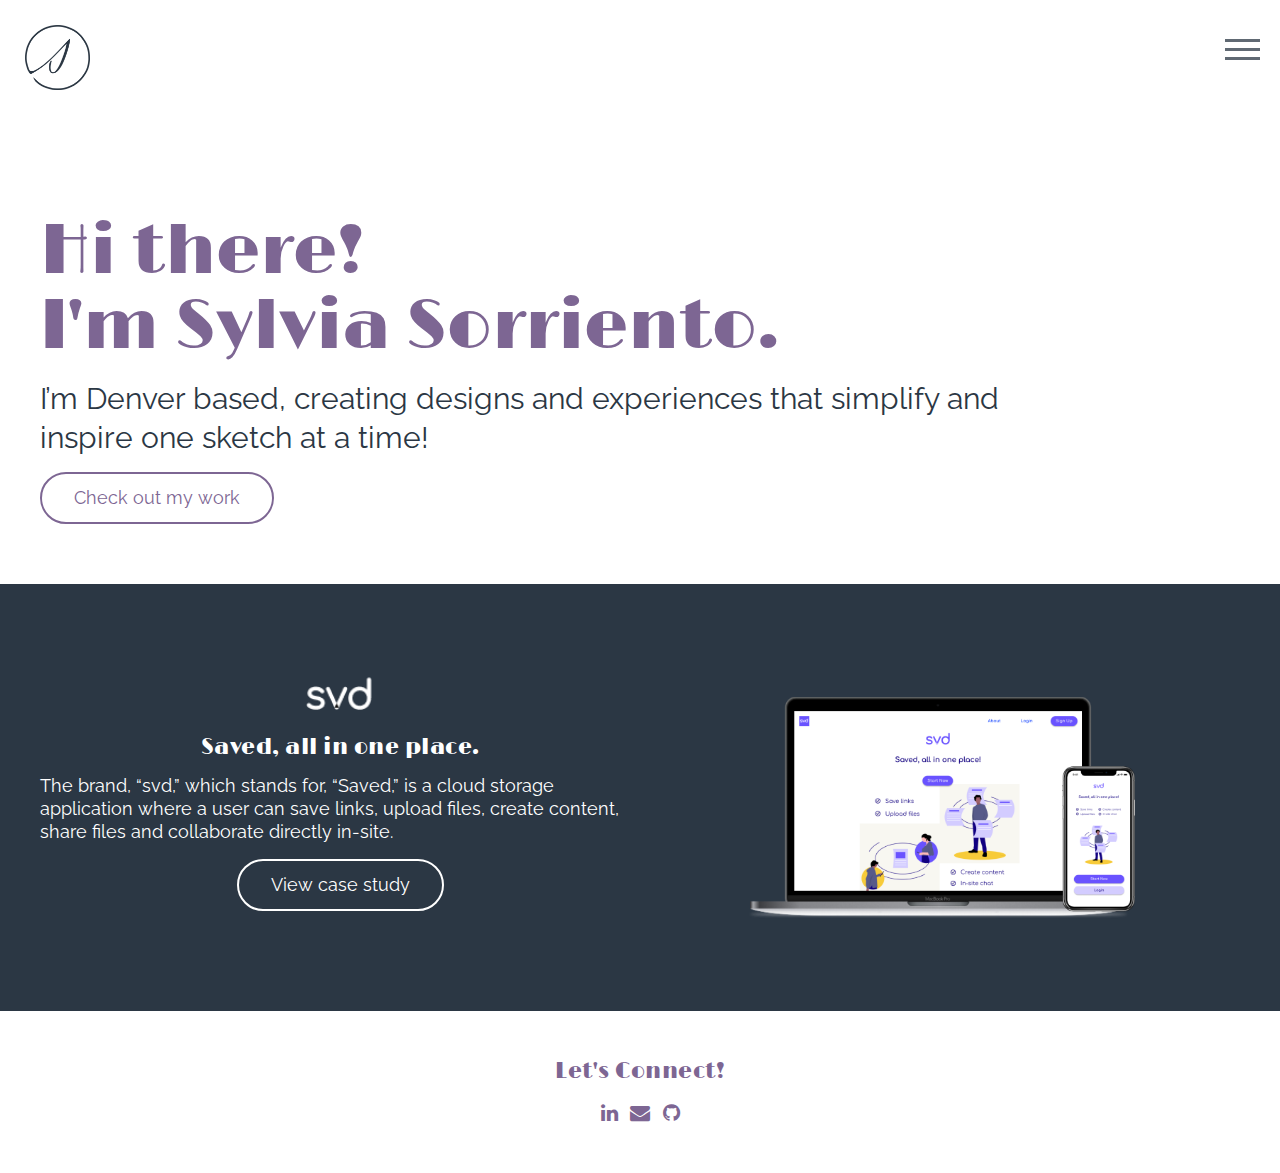
<file: index.html>
<!DOCTYPE html>
<html>

  <head>
    <meta charset="utf-8">
    <title>Sylvia Sorriento</title>
    <meta name="viewport" content="width=device-width, initial-scale=1.0">
    <link rel="stylesheet" href="css/reset.css">
    <link rel="stylesheet" href="css/style.css">
    <link rel="stylesheet" href="https://fonts.googleapis.com/css?family=Limelight">
    <link rel="stylesheet" href="https://fonts.googleapis.com/css?family=Raleway">
    <link rel="stylesheet" href="https://cdnjs.cloudflare.com/ajax/libs/font-awesome/4.7.0/css/font-awesome.min.css">
  </head>

  <body>
    <!-- HEADER -->
    <header class="header-container">
      <nav class="navbar">
        <ul>
          <a href="index.html"><img src="images/gray_logo.jpg" class="logo" alt="portfolio logo"/></a>
          <div class="container" onclick="myFunction(this)">
            <div class="bar1"></div>
            <div class="bar2"></div>
            <div class="bar3"></div>
          </div>
          <div id="myLinks">
            <li><a href="project.html">Work</a></li>
            <li><a href="about.html">About Me</a></li>
          </div>
          <script>
          function myFunction(x) {
            x.classList.toggle("change");
          }
          </script>
        </ul>
      </nav>
    </header>

    <main class="main-container">
      <!-- HERO UNIT -->
      <section id="hero-unit" class="sections">
        <h1>Hi there! </br>I'm Sylvia Sorriento.</h1>
        <p>I’m Denver based, creating designs and experiences that simplify and inspire one sketch at a time!</p>
        <a href="project.html" class="purple-button">Check out my work</a>
      </section>
      <!-- RECENT PORTFOLIO -->
      <section id="recent-portfolio" class="sections">
        <section class="recent-portfolioL">
        <img src="images/svd_white.png" class="svd-logo" alt="svd logo"/>
        <h3>Saved, all in one place.</h3>
        <p>The brand, “svd,” which stands for, “Saved,” is a cloud storage application where a user can save links, upload files, create content, share files and collaborate directly in-site.</p>
        <a href="project.html" class="gray-button">View case study</a>
        </section>
        <section class="recent-portfolioR">
        <img src="images/prototypes.png" class="web-mobile-prototypes" alt="web and mobile prototypes"/>
        </section>
      </section>
    </main>
    <!-- FOOTER -->
    <footer>
      <h3><a href="mailto:sylviasorriento@gmail.com?subject=Connecting">Let's Connect!</a></h3>
      <div class="footer-links">
        <a href="https://www.linkedin.com/in/sylvia-sorriento/" class="fa fa-linkedin fa-2x"></a>
        <a href="mailto:sylviasorriento@gmail.com?subject=Connecting" class="fa fa-envelope fa-2x"></a>
        <a href="https://github.com/sylviasorriento" class="fa fa-github fa-2x"></a>
      </div>
    </footer>
    <!-- Global site tag (gtag.js) - Google Analytics -->
    <script async src="https://www.googletagmanager.com/gtag/js?id=UA-176293535-1"></script>
    <script>
      window.dataLayer = window.dataLayer || [];
      function gtag(){dataLayer.push(arguments);}
      gtag('js', new Date());

      gtag('config', 'UA-176293535-1');
    </script>
  </body>
</html>
</file>
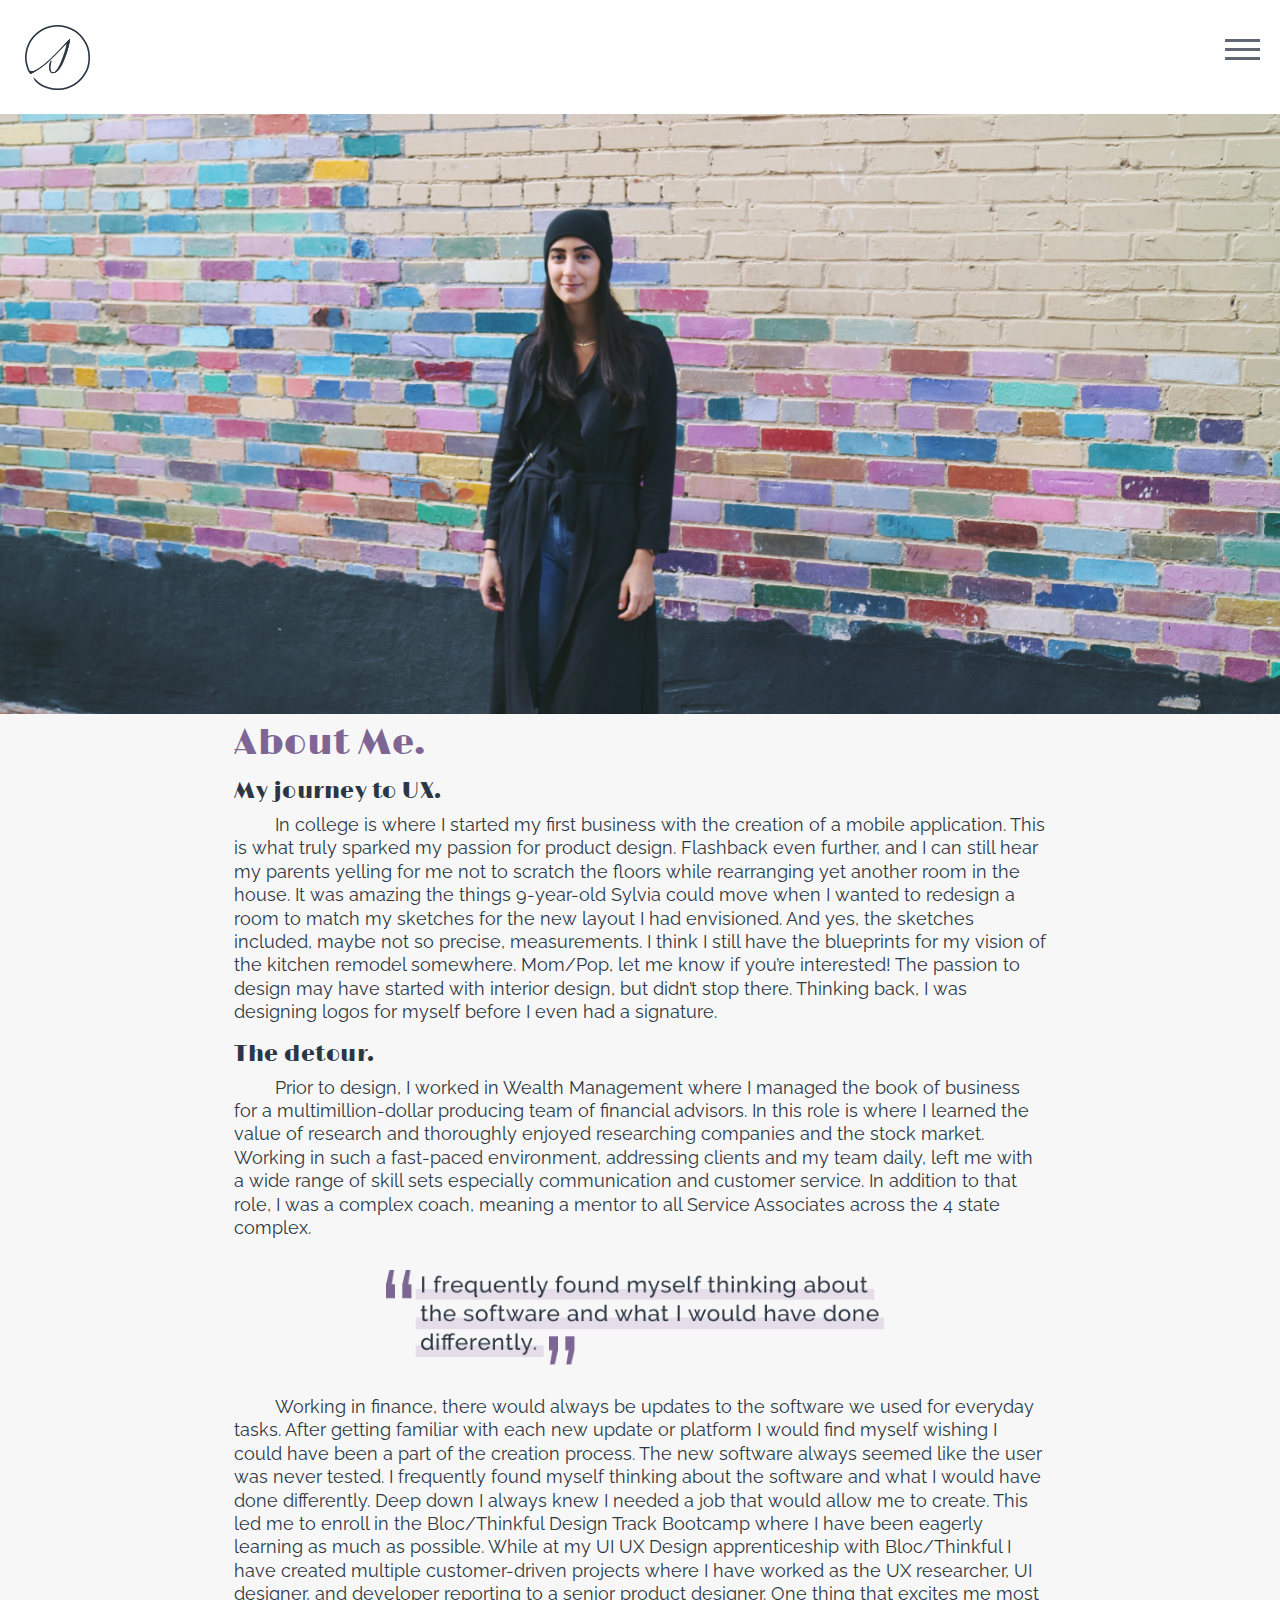
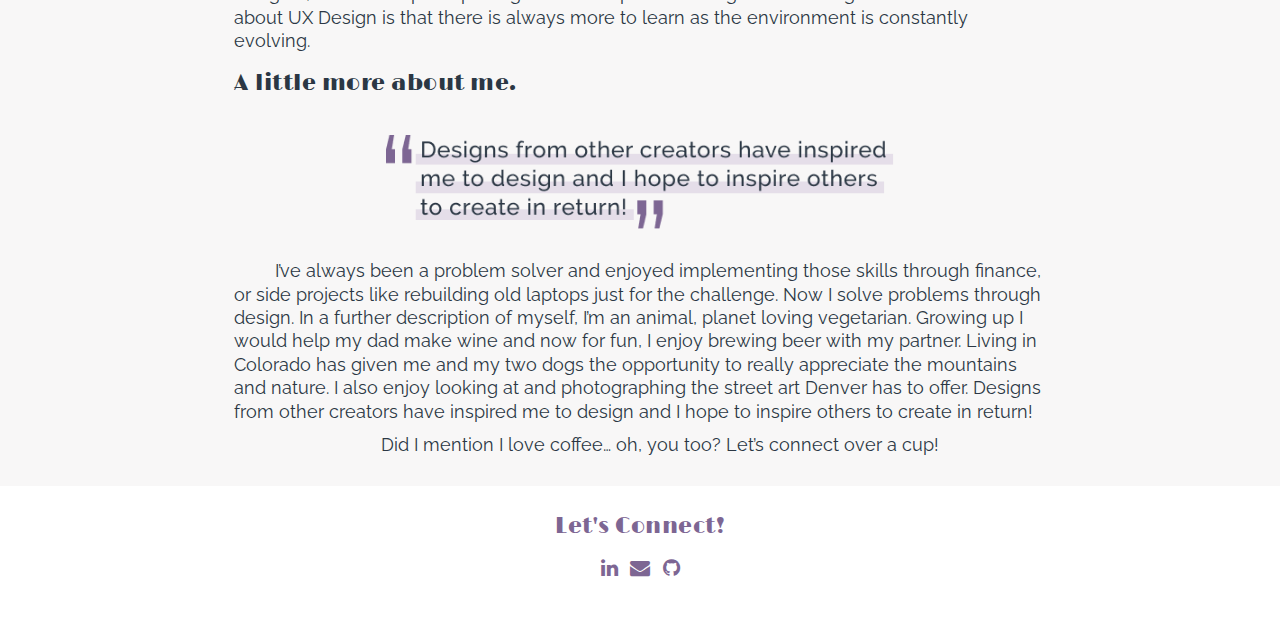
<file: about.html>
<!DOCTYPE html>
<html>

  <head>
    <meta charset="utf-8">
    <title>About Me - Sylvia Sorriento</title>
    <meta name="viewport" content="width=device-width, initial-scale=1.0">
    <link rel="stylesheet" href="css/reset.css">
    <link rel="stylesheet" href="css/style.css">
    <link rel="stylesheet" href="https://fonts.googleapis.com/css?family=Limelight">
    <link rel="stylesheet" href="https://fonts.googleapis.com/css?family=Raleway">
    <link rel="stylesheet" href="https://cdnjs.cloudflare.com/ajax/libs/font-awesome/4.7.0/css/font-awesome.min.css">
  </head>

  <body>
    <!-- HEADER -->
    <header class="header-container">
      <nav class="navbar">
        <ul>
          <a href="index.html"><img src="images/gray_logo.jpg" class="logo" alt="portfolio logo"/></a>
          <div class="container" onclick="myFunction(this)">
            <div class="bar1"></div>
            <div class="bar2"></div>
            <div class="bar3"></div>
          </div>
          <div id="myLinks">
            <li><a href="project.html">Work</a></li>
            <li><a href="about.html">About Me</a></li>
          </div>
          <script>
          function myFunction(x) {
            x.classList.toggle("change");
          }
          </script>
        </ul>
      </nav>
    </header>

    <main class="about-me">
      <img class="bio-photo" src="images/rainbow_wall.jpeg" alt="Bio Photo"/>
      <!-- BIO -->
      <section id="bio" class="sections">
        <h2>About Me.</h2>
          <h3>My journey to UX.</h3>
            <p>In college is where I started my first business with the creation of a mobile application. This is what truly sparked my passion for product design. Flashback even further, and I can still hear my parents yelling for me not to scratch the floors while rearranging yet another room in the house. It was amazing the things 9-year-old Sylvia could move when I wanted to redesign a room to match my sketches for the new layout I had envisioned. And yes, the sketches included, maybe not so precise, measurements. I think I still have the blueprints for my vision of the kitchen remodel somewhere. Mom/Pop, let me know if you’re interested! The passion to design may have started with interior design, but didn’t stop there. Thinking back, I was designing logos for myself before I even had a signature.</p>
          <h3>The detour.</h3>
            <p> Prior to design, I worked in Wealth Management where I managed the book of business for a multimillion-dollar producing team of financial advisors. In this role is where I learned the value of research and thoroughly enjoyed researching companies and the stock market. Working in such a fast-paced environment, addressing clients and my team daily, left me with a wide range of skill sets especially communication and customer service. In addition to that role, I was a complex coach, meaning a mentor to all Service Associates across the 4 state complex.</p>
            <img src="images/pull_quote1.png" class="pull-quote" alt="I frequently found myself thinking about the software and what I would have done differently."/>
            <p>Working in finance, there would always be updates to the software we used for everyday tasks. After getting familiar with each new update or platform I would find myself wishing I could have been a part of the creation process. The new software always seemed like the user was never tested. I frequently found myself thinking about the software and what I would have done differently. Deep down I always knew I needed a job that would allow me to create. This led me to enroll in the Bloc/Thinkful Design Track Bootcamp where I have been eagerly learning as much as possible. While at my UI UX Design apprenticeship with Bloc/Thinkful I have created multiple customer-driven projects where I have worked as the UX researcher, UI designer, and developer reporting to a senior product designer. One thing that excites me most about UX Design is that there is always more to learn as the environment is constantly evolving.</p>
          <h3>A little more about me.</h3>
            <img src="images/pull_quote2.png" class="pull-quote" alt="Designs from other creators have inspired me to design and I hope to inspire others to create in return!"/>
            <p>I’ve always been a problem solver and enjoyed implementing those skills through finance, or side projects like rebuilding old laptops just for the challenge. Now I solve problems through design. In a further description of myself, I’m an animal, planet loving vegetarian. Growing up I would help my dad make wine and now for fun, I enjoy brewing beer with my partner. Living in Colorado has given me and my two dogs the opportunity to really appreciate the mountains and nature. I also enjoy looking at and photographing the street art Denver has to offer. Designs from other creators have inspired me to design and I hope to inspire others to create in return!</p>
            <br><center><p>Did I mention I love coffee… <i>oh, you too?</i> Let’s connect over a cup!</p></center>
      </section>
    </main>
    <!-- FOOTER -->
    <footer>
      <h3><a href="mailto:sylviasorriento@gmail.com?subject=Connecting">Let's Connect!</a></h3>
      <div class="footer-links">
        <a href="https://www.linkedin.com/in/sylvia-sorriento/" class="fa fa-linkedin fa-2x"></a>
        <a href="mailto:sylviasorriento@gmail.com?subject=Connecting" class="fa fa-envelope fa-2x"></a>
        <a href="https://github.com/sylviasorriento" class="fa fa-github fa-2x"></a>
      </div>
    </footer>
    <!-- Global site tag (gtag.js) - Google Analytics -->
    <script async src="https://www.googletagmanager.com/gtag/js?id=UA-176293535-1"></script>
    <script>
      window.dataLayer = window.dataLayer || [];
      function gtag(){dataLayer.push(arguments);}
      gtag('js', new Date());

      gtag('config', 'UA-176293535-1');
    </script>
  </body>
</html>
</file>
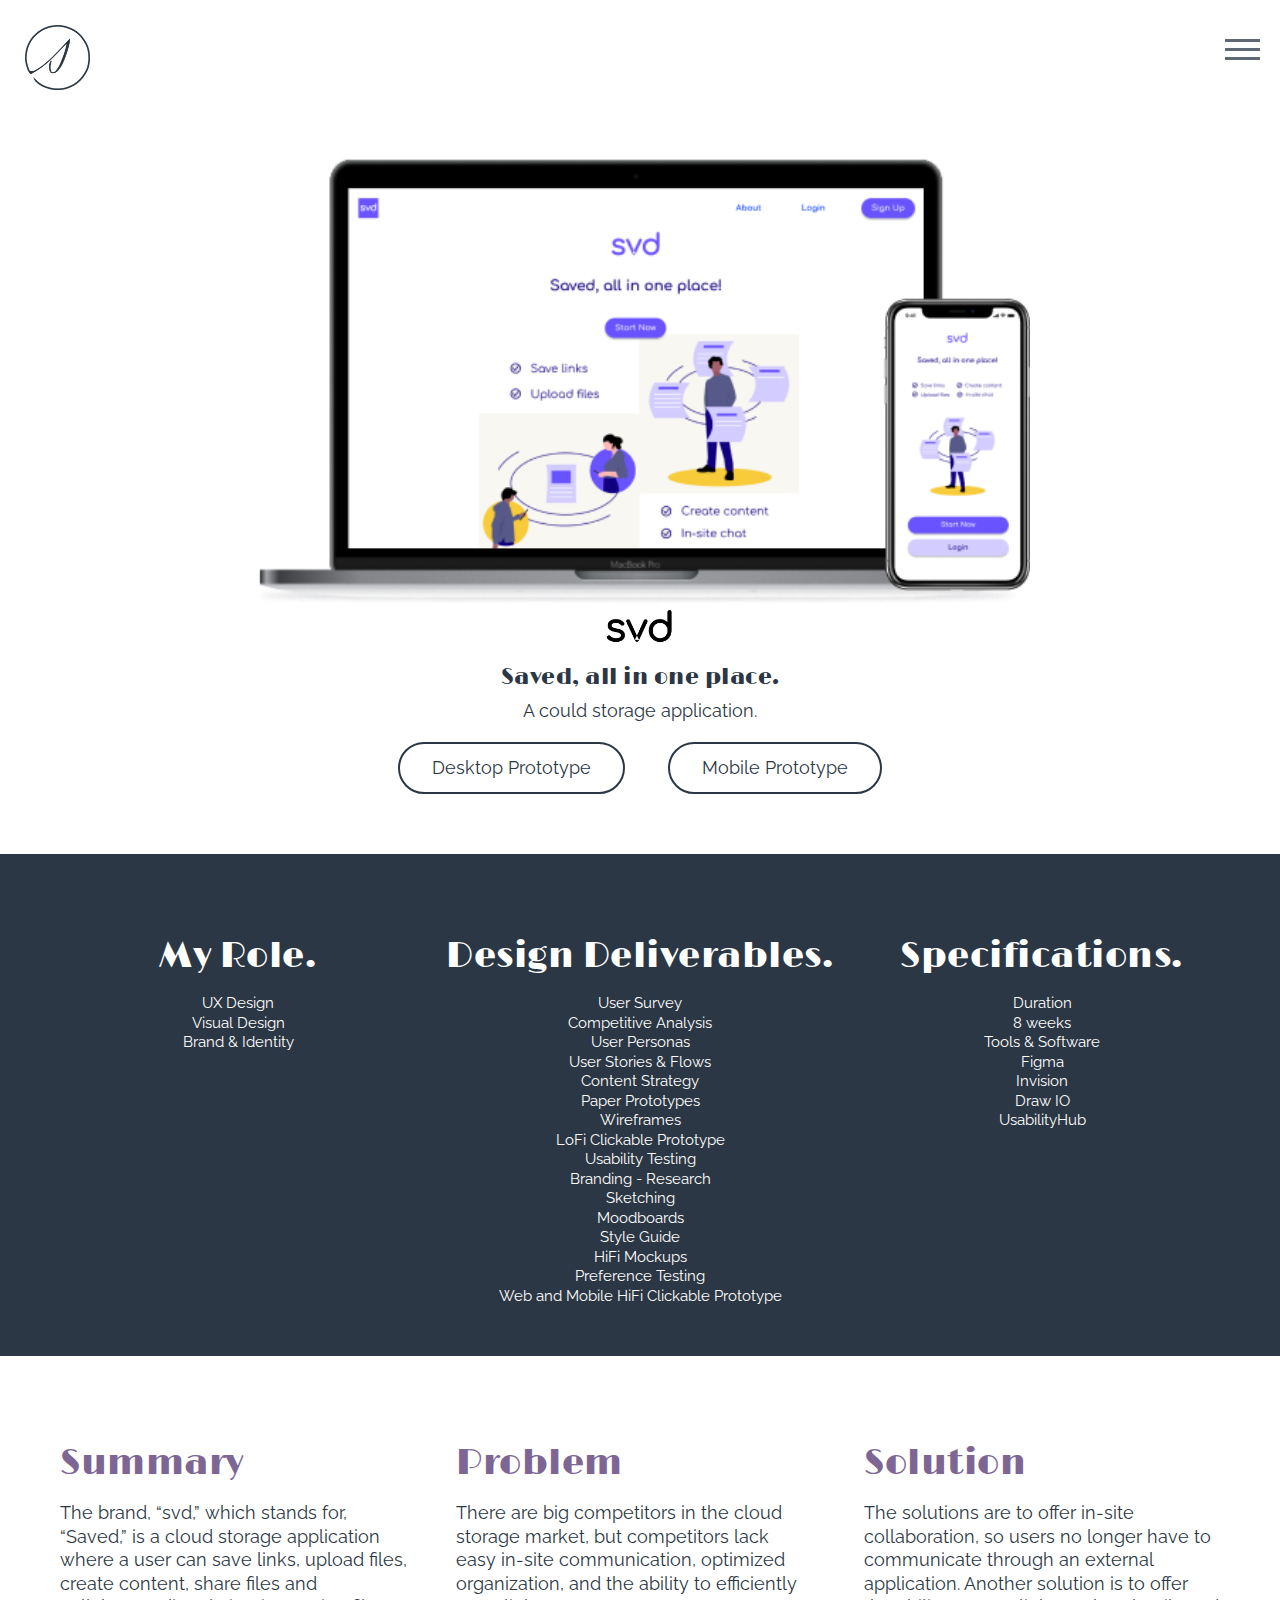
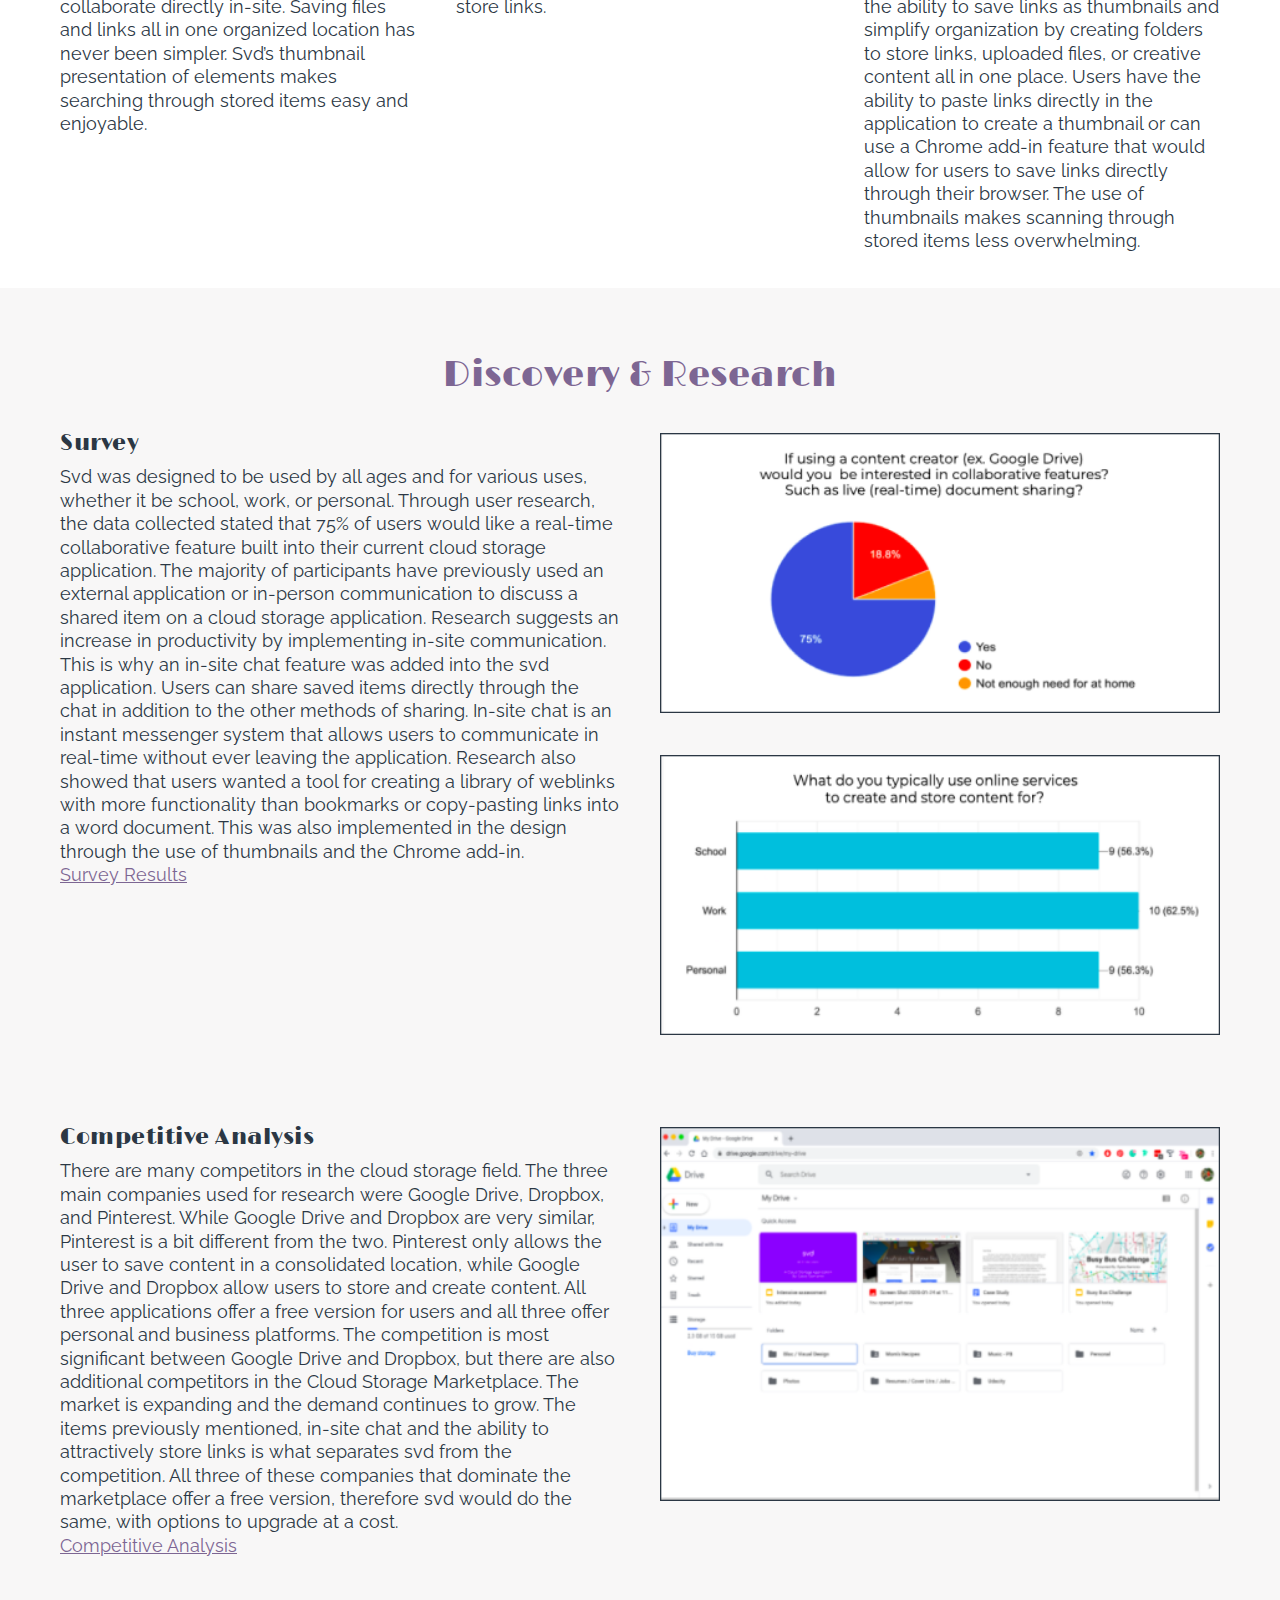
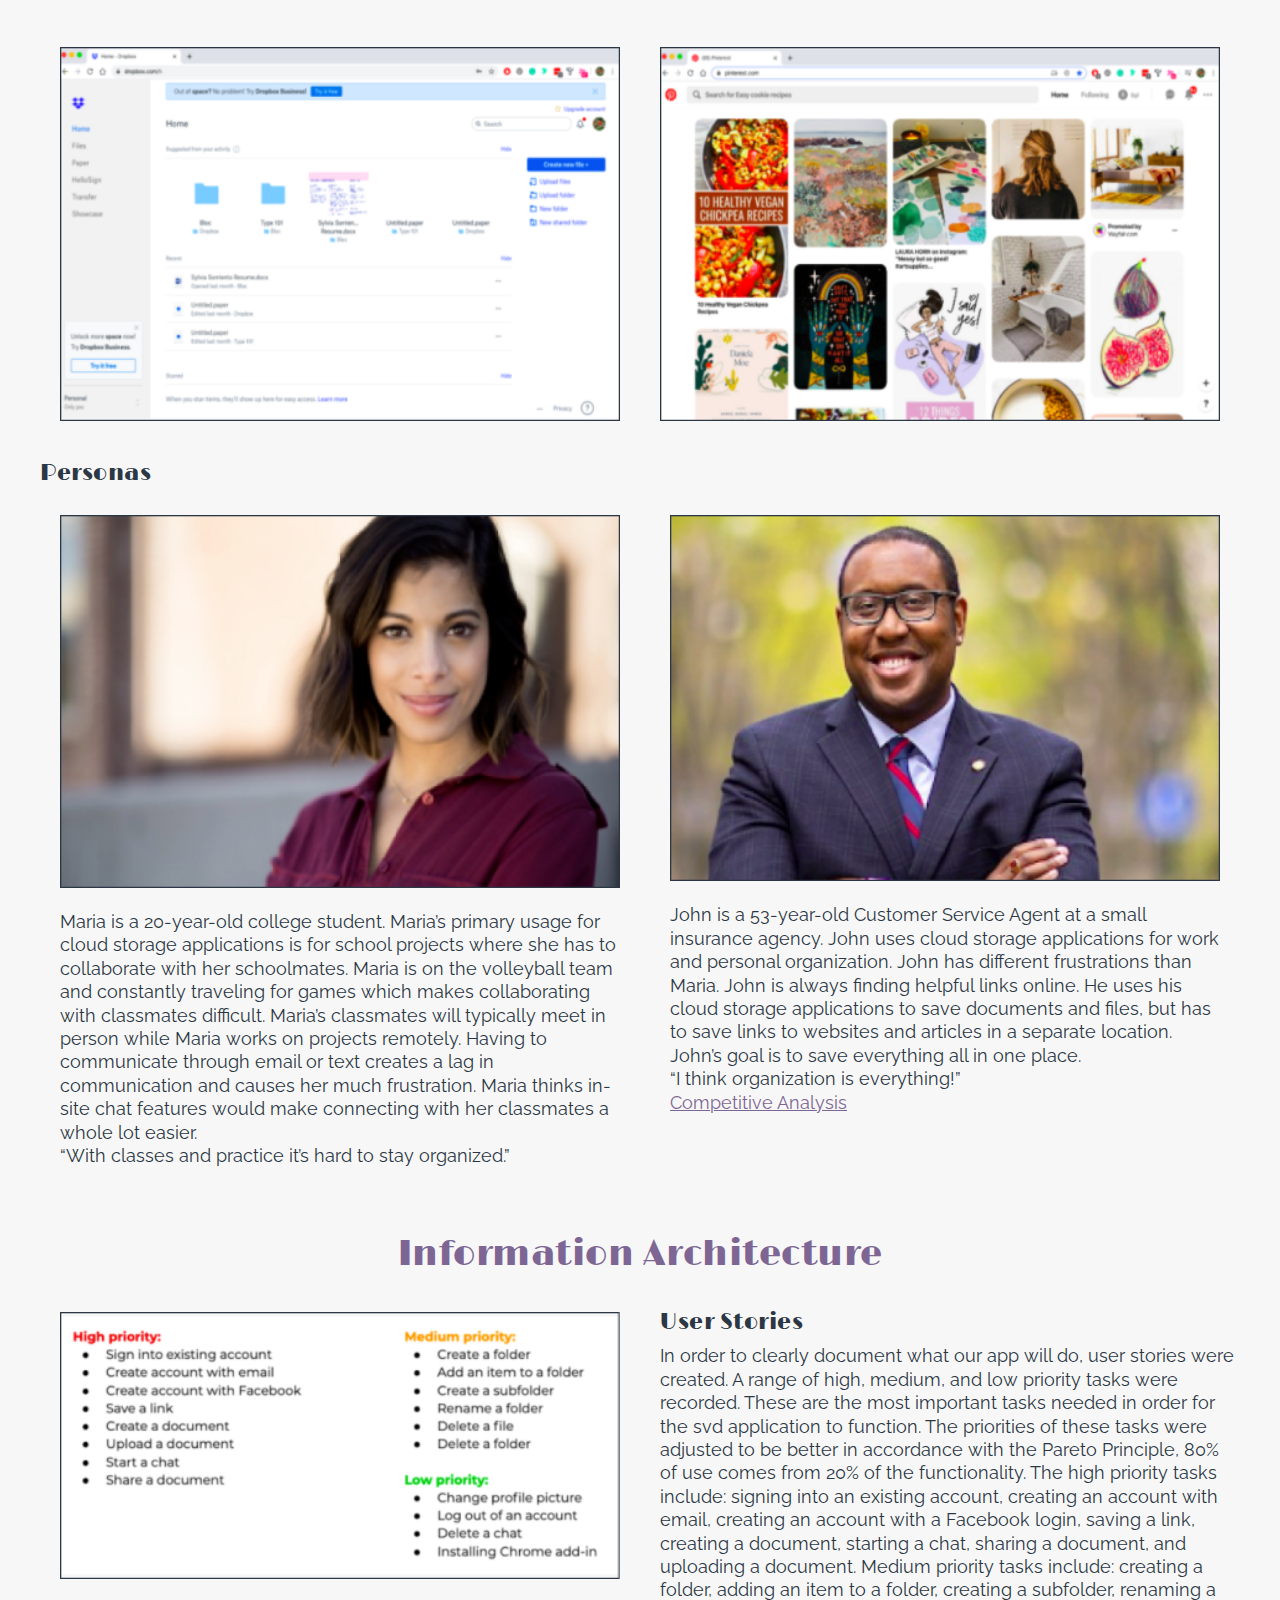
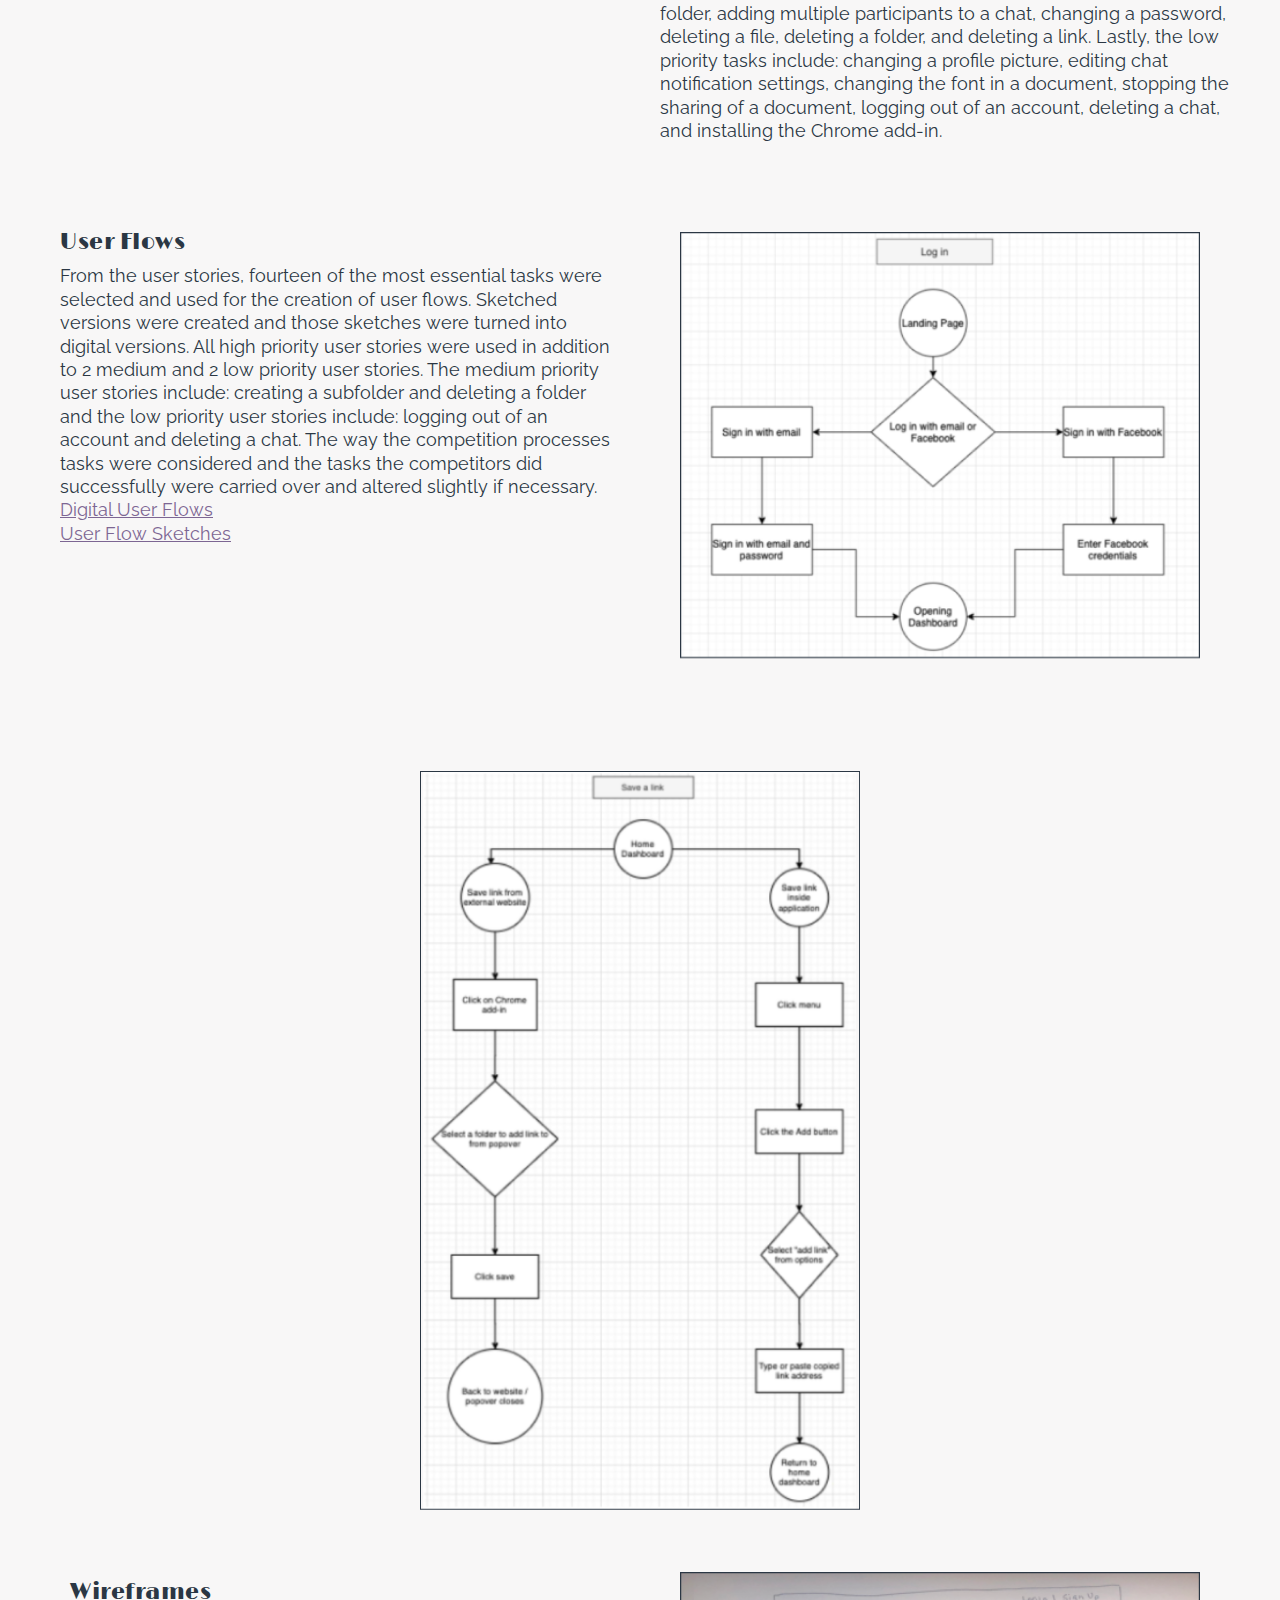
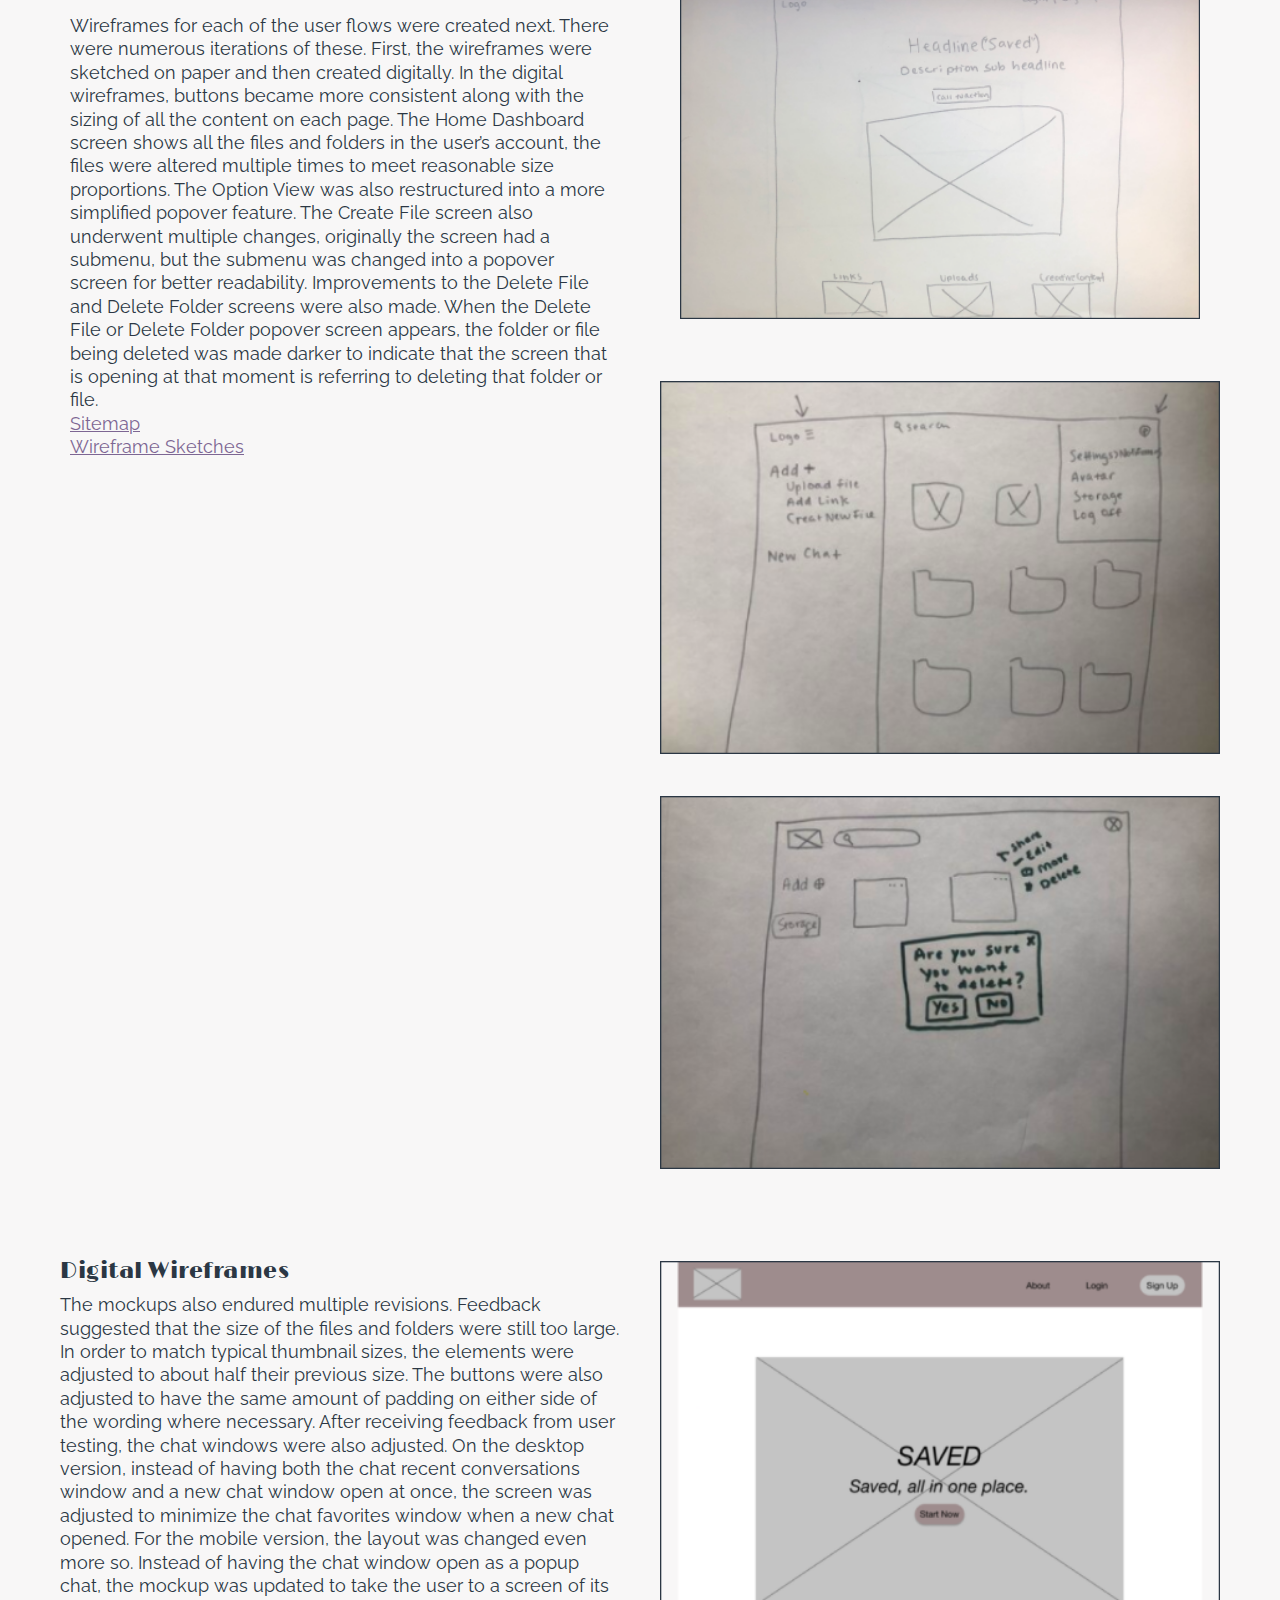
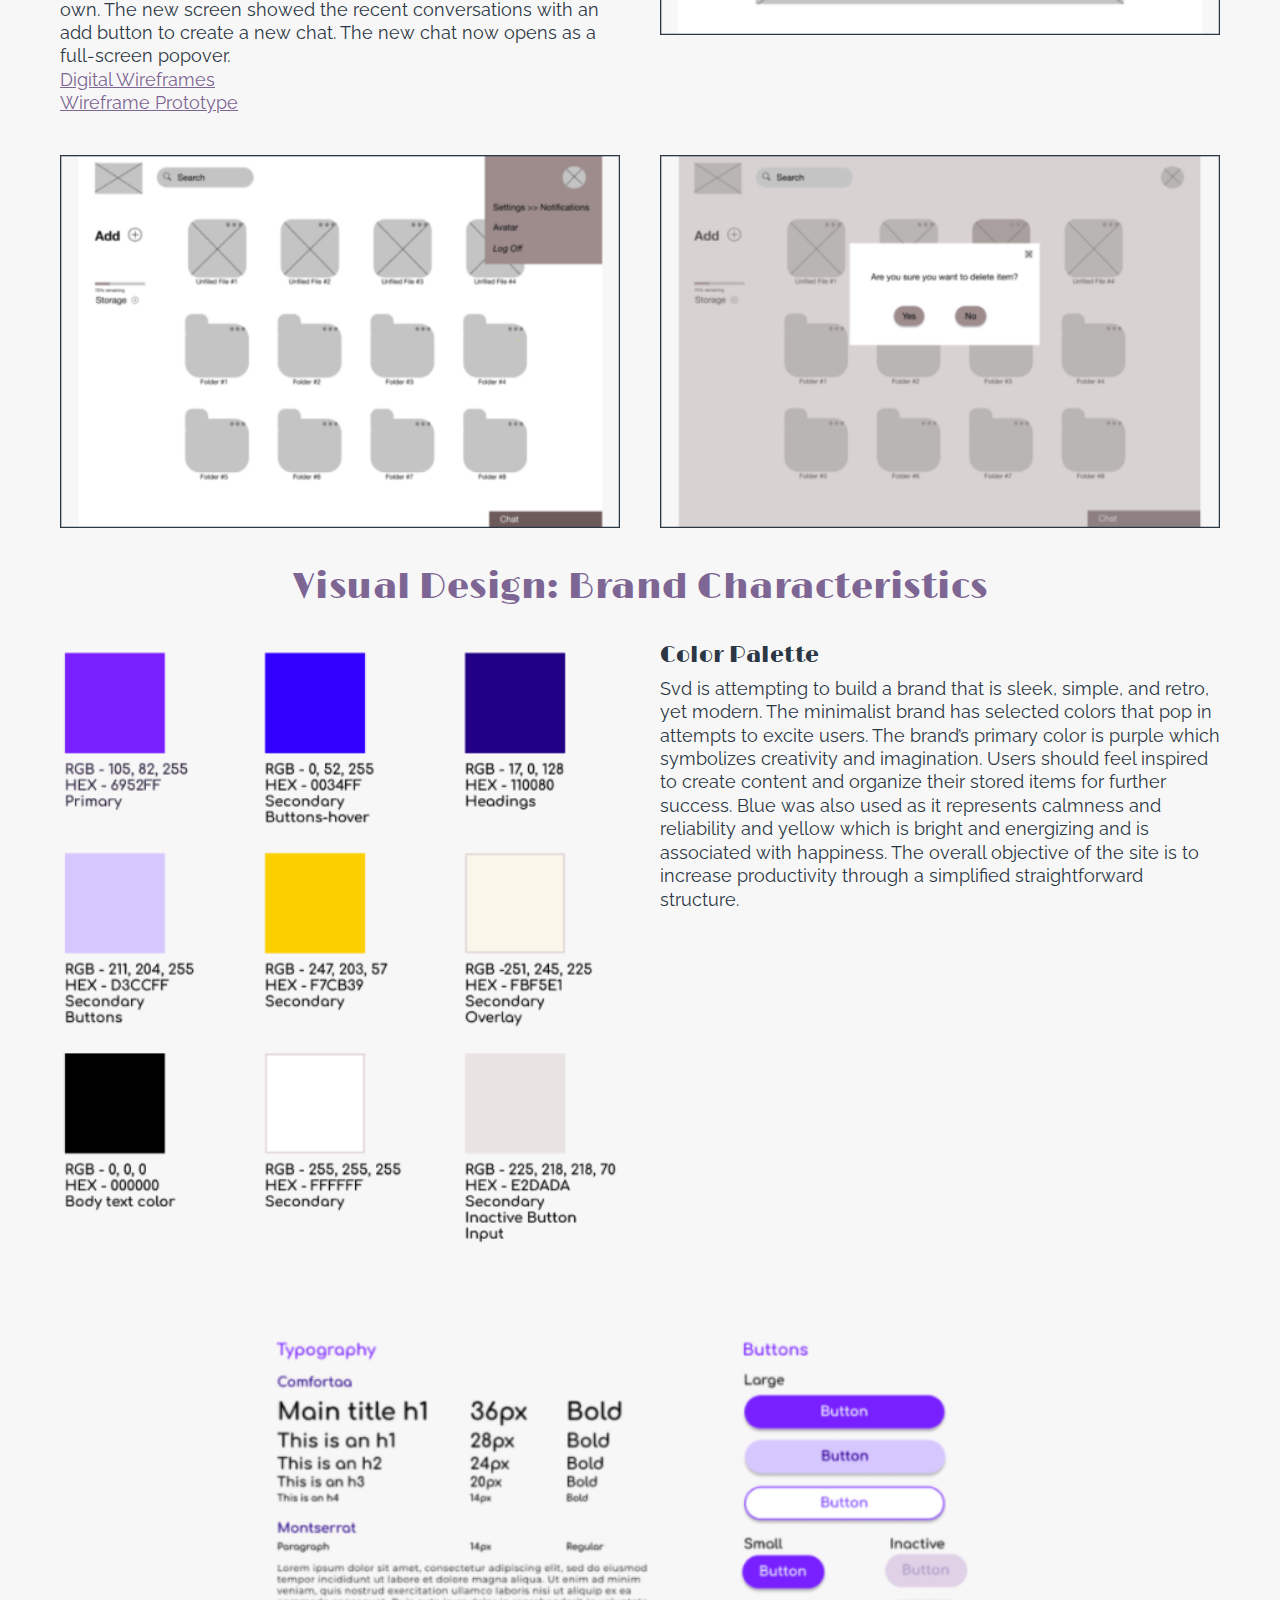
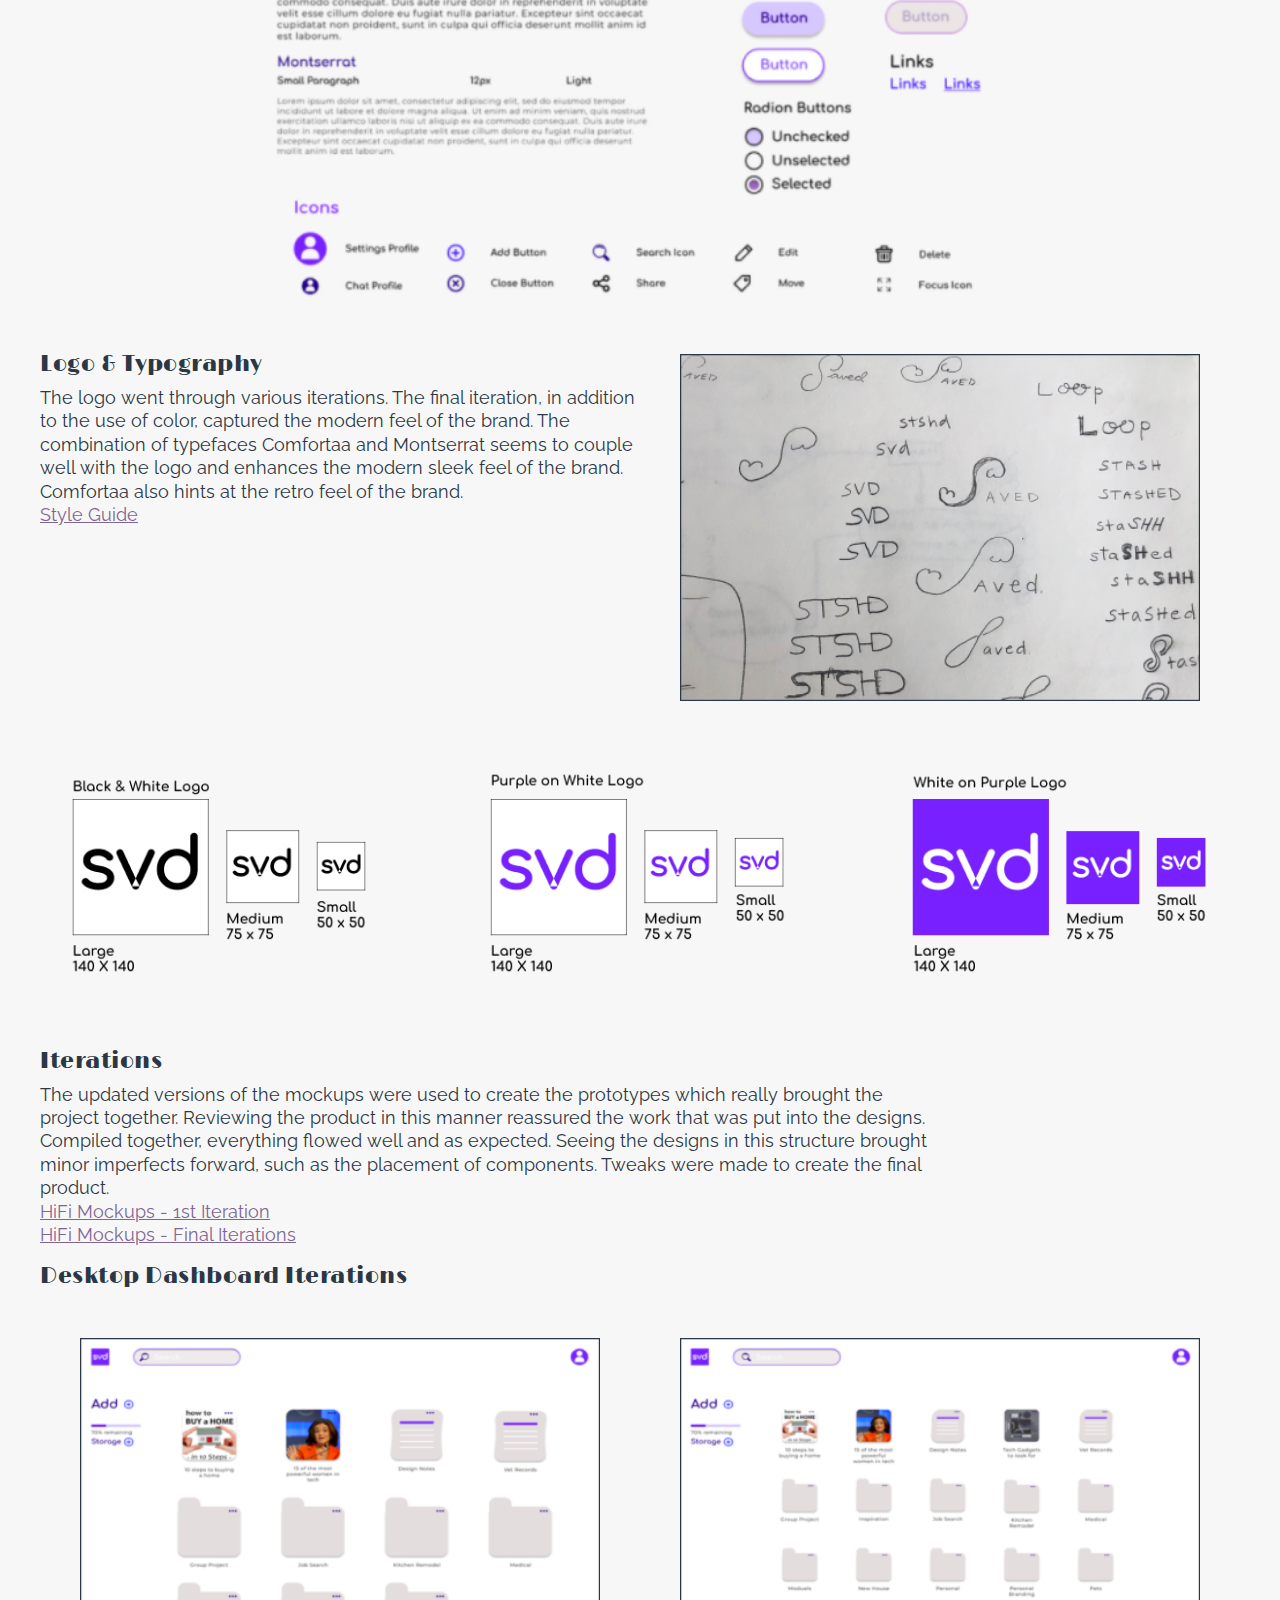
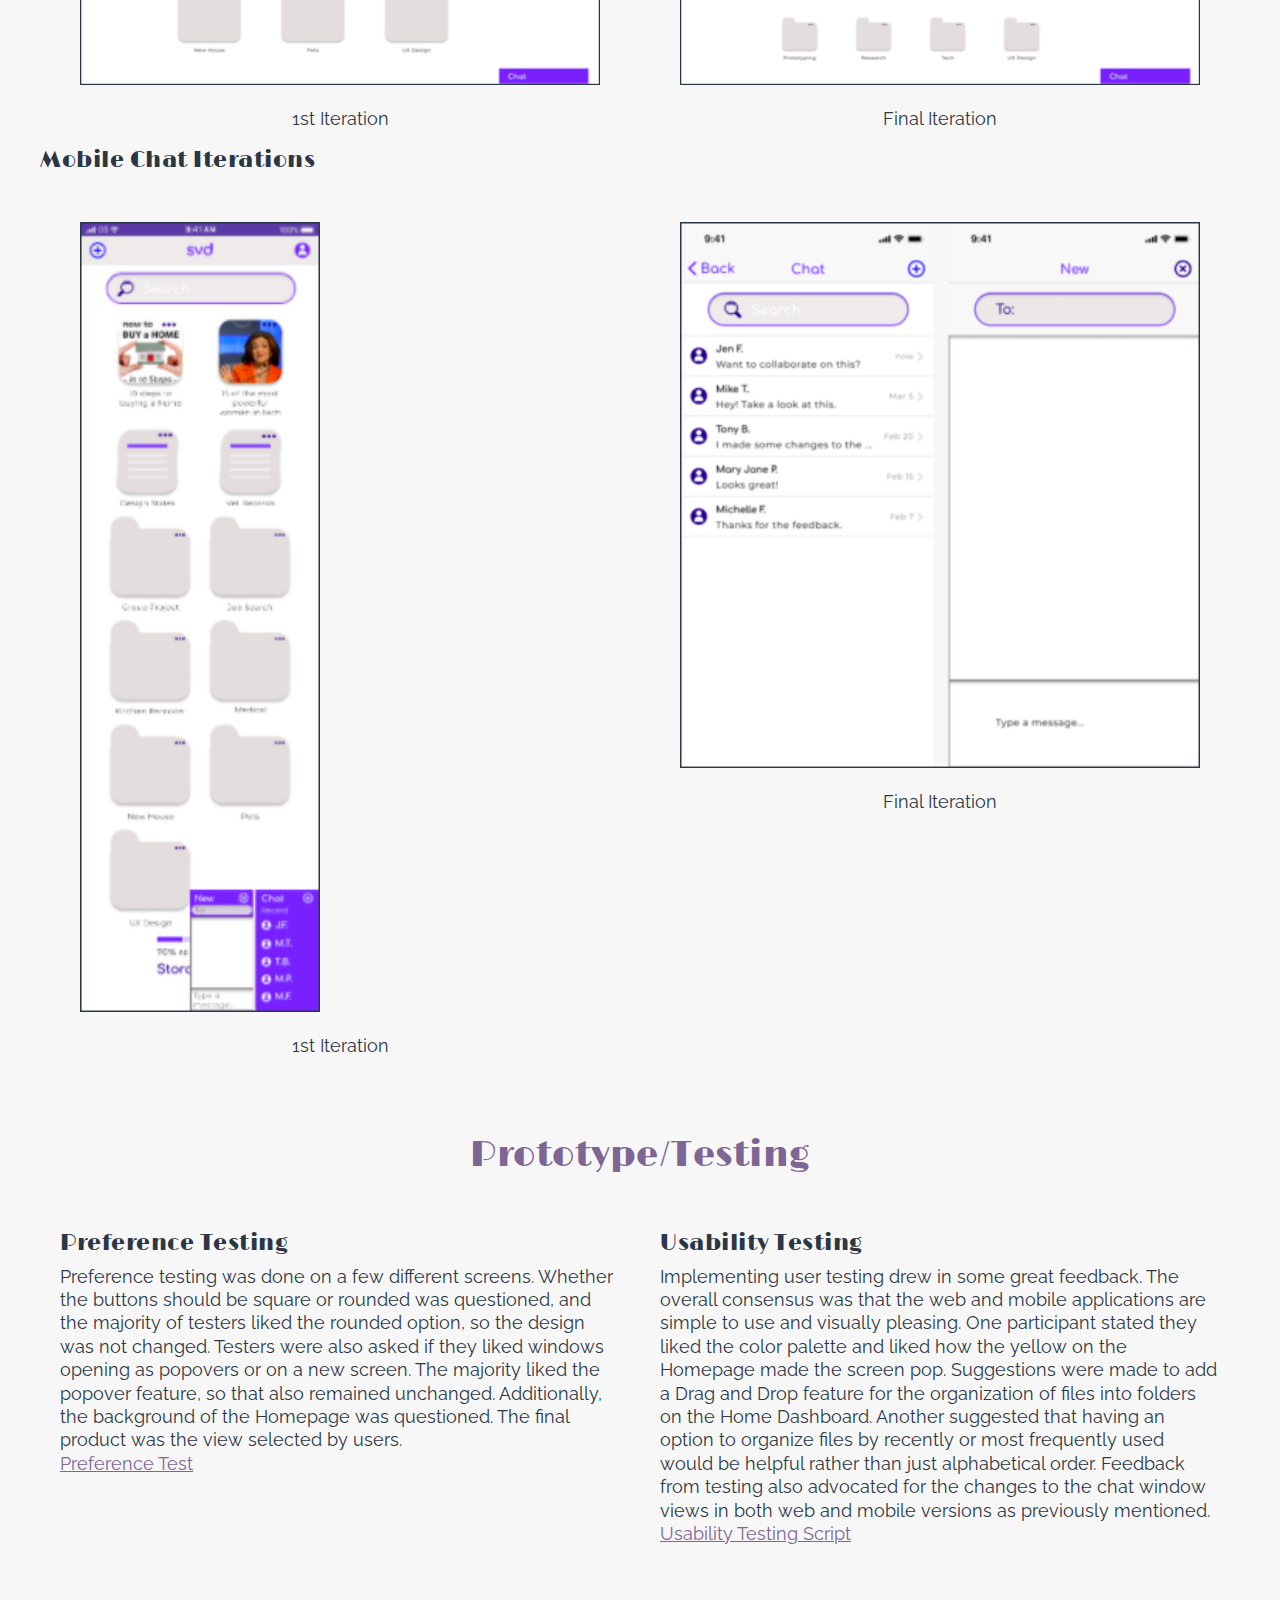
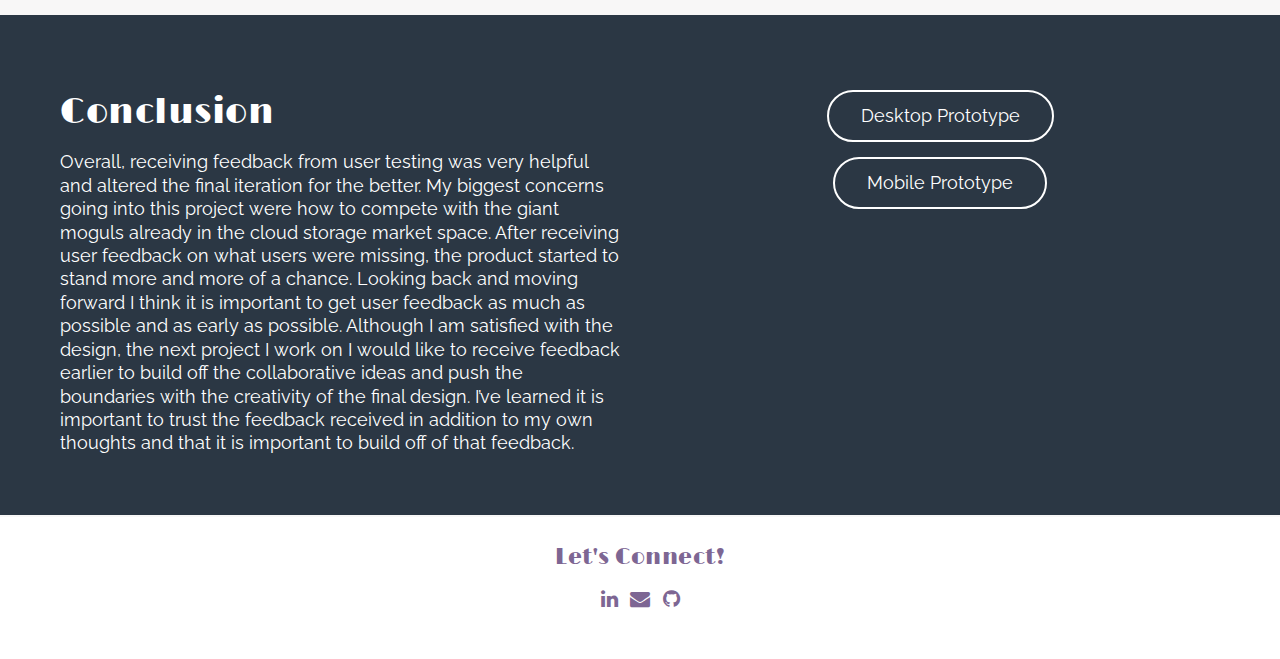
<file: project.html>
<!DOCTYPE html>
<html>

  <head>
    <meta charset="utf-8">
    <title>Work - Sylvia Sorriento</title>
    <meta name="viewport" content="width=device-width, initial-scale=1.0">
    <link rel="stylesheet" href="css/reset.css">
    <link rel="stylesheet" href="css/style.css">
    <link rel="stylesheet" href="https://fonts.googleapis.com/css?family=Limelight">
    <link rel="stylesheet" href="https://fonts.googleapis.com/css?family=Raleway">
    <link rel="stylesheet" href="https://cdnjs.cloudflare.com/ajax/libs/font-awesome/4.7.0/css/font-awesome.min.css">
  </head>

  <body>
    <!-- HEADER -->
    <header class="header-container">
      <nav class="navbar">
        <ul>
          <a href="index.html"><img src="images/gray_logo.jpg" class="logo" alt="portfolio logo"/></a>
          <div class="container" onclick="myFunction(this)">
            <div class="bar1"></div>
            <div class="bar2"></div>
            <div class="bar3"></div>
          </div>
          <div id="myLinks">
            <li><a href="project.html">Work</a></li>
            <li><a href="about.html">About Me</a></li>
          </div>
          <script>
          function myFunction(x) {
            x.classList.toggle("change");
          }
          </script>
        </ul>
      </nav>
    </header>

    <main class="work">
      <!-- CASESTUDY HEADER -->
      <section id="casestudy-header" class="sections">
        <img src="images/prototypes.png" class="web-mobile-prototypes" alt="web and mobile prototypes"/>
        <br><img src="images/svd_black.png" class="svd-logo" alt="black svd logo"/>
        <h3>Saved, all in one place.</h3>
        <p>A could storage application.</p>
        <a href="https://projects.invisionapp.com/share/4CWDT3YN3S6" class="white-button">Desktop Prototype</a>
        <a href="https://projects.invisionapp.com/share/MTWEYKMH97V#/screens" class="white-button">Mobile Prototype</a>
      </section>
      <!-- CASE STUDY DETAILS -->
      <section id="casestudy-details" class="sections">
        <section class="my-role">
          <h2>My Role.</h2>
          <ul>
            <li>UX Design</li>
            <li>Visual Design</li>
            <li>Brand &amp; Identity</li>
          </ul>
        </section>
        <section class="design-deliverables">
          <h2>Design Deliverables.</h2>
          <ul>
            <li>User Survey</li>
            <li>Competitive Analysis</li>
            <li>User Personas</li>
            <li>User Stories & Flows</li>
            <li>Content Strategy</li>
            <li>Paper Prototypes</li>
            <li>Wireframes</li>
            <li>LoFi Clickable Prototype</li>
            <li>Usability Testing</li>
            <li>Branding - Research</li>
            <li>Sketching</li>
            <li>Moodboards</li>
            <li>Style Guide</li>
            <li>HiFi Mockups</li>
            <li>Preference Testing</li>
            <li>Web and Mobile HiFi Clickable Prototype</li>
          </ul>
        </section>
        <section class="specifications">
          <h2>Specifications.</h2>
          <ul>
            <li><b>Duration</b></li>
            <li>8 weeks</li>
            <li> </li>
            <li>Tools &amp; Software</li>
            <li>Figma</li>
            <li>Invision</li>
            <li>Draw IO</li>
            <li>UsabilityHub</li>
          </ul>
        </section>
      </section>
      <!-- CASE STUDY BREIFING -->
      <section id="casestudy-breifing" class="sections">
        <section class="summary">
          <h2>Summary</h2>
            <p>The brand, “svd,” which stands for, “Saved,” is a cloud storage application where a user can save links, upload files, create content, share files and collaborate directly in-site. Saving files and links all in one organized location has never been simpler. Svd’s thumbnail presentation of elements makes searching through stored items easy and enjoyable.</p>
        </section>
        <section class="problem">
          <h2>Problem</h2>
            <p>There are big competitors in the cloud storage market, but competitors lack easy in-site communication, optimized organization, and the ability to efficiently store links.</p>
        </section>
        <section class="solution">
          <h2>Solution</h2>
            <p>The solutions are to offer in-site collaboration, so users no longer have to communicate through an external application. Another solution is to offer the ability to save links as thumbnails and simplify organization by creating folders to store links, uploaded files, or creative content all in one place. Users have the ability to paste links directly in the application to create a thumbnail or can use a Chrome add-in feature that would allow for users to save links directly through their browser. The use of thumbnails makes scanning through stored items less overwhelming.</p>
        </section>
      </section>
      <!-- CASE STUDY DISCOVERY & RESEARCH -->
      <section id="discovery-research" class="sections">
        <h2>Discovery &amp; Research</h2>
        <!-- CASE STUDY SURVEY -->
        <section class="survey">
          <section class="surveyL">
            <h3>Survey</h3>
            <p>Svd was designed to be used by all ages and for various uses, whether it be school, work, or personal. Through user research, the data collected stated that 75% of users would like a real-time collaborative feature built into their current cloud storage application. The majority of participants have previously used an external application or in-person communication to discuss a shared item on a cloud storage application. Research suggests an increase in productivity by implementing in-site communication. This is why an in-site chat feature was added into the svd application. Users can share saved items directly through the chat in addition to the other methods of sharing. In-site chat is an instant messenger system that allows users to communicate in real-time without ever leaving the application. Research also showed that users wanted a tool for creating a library of weblinks with more functionality than bookmarks or copy-pasting links into a word document. This was also implemented in the design through the use of thumbnails and the Chrome add-in.
            <br><a href="https://docs.google.com/document/d/1o8kXt3HcfBsJkLeqr2znVEXd-VLO8PoWSPNcBVH7EYg/edit">Survey Results</a></p>
          </section>
          <section class="surveyR">
            <img src="images/survey_img1.png" class="survey-imgs" alt="Sruvey Img 1 - Pie Chart">
            <img src="images/survey_img2.png" class="survey-imgs" alt="Survey Img 2 - Bar Graph">
          </section>
        </section>
        <!-- CASE STUDY COMPETITIVE ANALYSIS -->
        <section class="competitive-analysis">
          <section class="competitive-analysisT">
            <section class="competitive-analysisL">
              <h3>Competitive Analysis</h3>
              <p>There are many competitors in the cloud storage field. The three main companies used for research were Google Drive, Dropbox, and Pinterest. While Google Drive and Dropbox are very similar, Pinterest is a bit different from the two. Pinterest only allows the user to save content in a consolidated location, while Google Drive and Dropbox allow users to store and create content. All three applications offer a free version for users and all three offer personal and business platforms. The competition is most significant between Google Drive and Dropbox, but there are also additional competitors in the Cloud Storage Marketplace. The market is expanding and the demand continues to grow. The items previously mentioned, in-site chat and the ability to attractively store links is what separates svd from the competition. All three of these companies that dominate the marketplace offer a free version, therefore svd would do the same, with options to upgrade at a cost.
              <br><a href="https://docs.google.com/document/d/11xp3xau3IlFNzKMiaDiRa7x_KDQJ7rHOx51CW9eDl9E/edit">Competitive Analysis</a></p>
            </section>
            <section class="competitive-analysisR">
              <img src="images/competitive_analysis_img1.png" class="competitive-analyis-imgs" alt="Google Drive Screenshot">
            </section>
          </section>
        <section class="competitive-analysisB">
          <section class="competitive-analysisBL">
            <img src="images/competitive_analysis_img2.png" class="competitive-analyis-imgs" alt="Dropbox Screenshot">
          </section>
          <section class="competitive-analysisBR">
            <img src="images/competitive_analysis_img3.png" class="competitive-analyis-imgs" alt="Pinterest Screenshot">
          </section>
        </section>
      </section>
        <!-- CASE STUDY PERSONAS -->
        <section class="personas">
          <h3>Personas</h3>
          <section class="personasL">
            <img src="images/personas_maria.png" class="persona-imgs" alt="Maria Persona Img">
            <p>Maria is a 20-year-old college student. Maria’s primary usage for cloud storage applications is for school projects where she has to collaborate with her schoolmates. Maria is on the volleyball team and constantly traveling for games which makes collaborating with classmates difficult. Maria’s classmates will typically meet in person while Maria works on projects remotely. Having to communicate through email or text creates a lag in communication and causes her much frustration. Maria thinks in-site chat features would make connecting with her classmates a whole lot easier.
            <br>“With classes and practice it’s hard to stay organized.”</p>
          </section>
          <section class="personasR">
            <img src="images/personas_john.png" class="persona-imgs" alt="John Persona Img">
            <p>John is a 53-year-old Customer Service Agent at a small insurance agency. John uses cloud storage applications for work and personal organization. John has different frustrations than Maria. John is always finding helpful links online. He uses his cloud storage applications to save documents and files, but has to save links to websites and articles in a separate location. John’s goal is to save everything all in one place.
            <br>“I think organization is everything!”
            <br><a href="https://docs.google.com/document/d/10G-TDxHZgJ5-DzG1zTmjdUGeqlbsNz5sFe1tIzqk3vI/edit">Competitive Analysis</a></p>
          </section>
        </section>
      </section>
      <!-- CASE STUDY INFORMATION ARCHITECTURE -->
      <section id="information-architecture" class="sections">
        <h2>Information Architecture</h2>
        <!-- CASE STUDY USER STORIES -->
        <section class="user-stories">
          <section class="user-storiesL">
            <img src="images/user_stories.png" class="user-stories-img" alt="User Stories Img">
          </section>
          <section class="user-storiesR">
            <h3>User Stories</h3>
            <p>In order to clearly document what our app will do, user stories were created. A range of high, medium, and low priority tasks were recorded. These are the most important tasks needed in order for the svd application to function. The priorities of these tasks were adjusted to be better in accordance with the Pareto Principle, 80% of use comes from 20% of the functionality. The high priority tasks include: signing into an existing account, creating an account with email, creating an account with a Facebook login, saving a link, creating a document, starting a chat, sharing a document, and uploading a document. Medium priority tasks include: creating a folder, adding an item to a folder, creating a subfolder, renaming a folder, adding multiple participants to a chat, changing a password, deleting a file, deleting a folder, and deleting a link. Lastly, the low priority tasks include: changing a profile picture, editing chat notification settings, changing the font in a document, stopping the sharing of a document, logging out of an account, deleting a chat, and installing the Chrome add-in.</p>
          </section>
        </section>
        <!-- CASE STUDY USER FLOWS -->
        <section class="user-flows">
          <section class="user-flowsL">
            <h3>User Flows</h3>
            <p>From the user stories, fourteen of the most essential tasks were selected and used for the creation of user flows. Sketched versions were created and those sketches were turned into digital versions. All high priority user stories were used in addition to 2 medium and 2 low priority user stories. The medium priority user stories include: creating a subfolder and deleting a folder and the low priority user stories include: logging out of an account and deleting a chat. The way the competition processes tasks were considered and the tasks the competitors did successfully were carried over and altered slightly if necessary.
            <br><a href="https://drive.google.com/file/d/1q9TWNIpTVZu-zqpR4vGf34E6BL-RBm6p/view">Digital User Flows</a>
            <br><a href="https://drive.google.com/drive/folders/1p6dQuCNQ_pfFXdt5onuHyK2uwpr2RvVz">User Flow Sketches</a></p>
          </section>
          <section class="user-flowsR">
            <img src="images/user_flow_img1.png" class="user-flow-imgs" alt="User Flow Img 1 - Log In">
          </section>
        </section>
          <section class="user-flowsB">
            <img src="images/user_flow_img2.png" class="user-flow-imgs" alt="User Flow Img 2 - Save a Link">
          </section>

        <!-- CASE STUDY WIREFRAMES -->
        <section class="wireframes">
          <section class="wireframesL">
            <h3>Wireframes</h3>
            <p>Wireframes for each of the user flows were created next. There were numerous iterations of these. First, the wireframes were sketched on paper and then created digitally. In the digital wireframes, buttons became more consistent along with the sizing of all the content on each page. The Home Dashboard screen shows all the files and folders in the user’s account, the files were altered multiple times to meet reasonable size proportions. The Option View was also restructured into a more simplified popover feature. The Create File screen also underwent multiple changes, originally the screen had a submenu, but the submenu was changed into a popover screen for better readability. Improvements to the Delete File and Delete Folder screens were also made. When the Delete File or Delete Folder popover screen appears, the folder or file being deleted was made darker to indicate that the screen that is opening at that moment is referring to deleting that folder or file.
            <br><a href="https://drive.google.com/file/d/1DdwVaWD-Dthsbzdq8-fTkjwWA3LHmoKP/view">Sitemap</a>
            <br><a href="https://drive.google.com/drive/folders/1XvBtNrUGnM0EexIOHmZpaM6PRB3eRWrd">Wireframe Sketches</a></p>
          </section>
          <section class="wireframesR">
            <img src="images/wireframe_sketch_img1.png" class="wireframe-imgs" alt="Wireframe Sketch 1 - Home Pg">
          </section>
          <section class="wireframesB">
            <section class="wireframe-img2">
              <img src="images/wireframe_sketch_img3.png" class="wireframe-imgs" alt="Wireframe Sketch 3 - Settings">
            </section>
            <section class="wireframe-img3">
              <img src="images/wireframe_sketch_img4.png" class="wireframe-imgs" alt="Wireframe Sketch 4 - Delete">
            </section>
          </section>
        </section>
        <!-- CASE STUDY DIGITAL WIREFRAMES -->
        <section class="digital-wireframes">
          <section class="digital-wireframesL">
            <h3>Digital Wireframes</h3>
            <p>The mockups also endured multiple revisions. Feedback suggested that the size of the files and folders were still too large. In order to match typical thumbnail sizes, the elements were adjusted to about half their previous size. The buttons were also adjusted to have the same amount of padding on either side of the wording where necessary. After receiving feedback from user testing, the chat windows were also adjusted. On the desktop version, instead of having both the chat recent conversations window and a new chat window open at once, the screen was adjusted to minimize the chat favorites window when a new chat opened. For the mobile version, the layout was changed even more so. Instead of having the chat window open as a popup chat, the mockup was updated to take the user to a screen of its own. The new screen showed the recent conversations with an add button to create a new chat. The new chat now opens as a full-screen popover.
            <br><a href="https://drive.google.com/drive/folders/1Y2UwhkVzkLMUGKVp2OX6zzO3qeIdjpdu">Digital Wireframes</a>
            <br><a href="https://projects.invisionapp.com/share/6UW4PT1Q4AC#/screens/406497757_1_Welcome_Dashboard_-_VERSION_3">Wireframe Prototype</a></p>
          </section>
          <section class="digital-wireframesR">
            <img src="images/digital_wireframe_img1.png" class="digital-wireframe-imgs" alt="Digital Wireframe Img 1 - Home Pg">
          </section>
        </section>
          <section class="digital-wireframesB">
            <section class="digital-wireframes-img2">
              <img src="images/digital_wireframe_img2.png" class="digital-wireframe-imgs" alt="Digital Wireframe Img 2 - Settings">
            </section>
            <section class="digital-wireframes-img3">
              <img src="images/digital_wireframe_img3.png" class="digital-wireframe-imgs" alt="Digital Wireframe Img 3 - Delete">
            </section>
          </section>
      </section>
      <!-- CASE STUDY VISUAL DESIGN -->
      <section id="visual-design" class="sections">
        <!-- CASE STUDY COLOR PALETTE -->
        <section class="color-palette">
          <h2>Visual Design: Brand Characteristics</h2>
          <section class="color-paletteL">
            <img src="images/color_palette.png" class="color-palette-img" alt="Color Palette Img">
          </section>
          <section class="color-paletteR">
            <h3>Color Palette</h3>
            <p>Svd is attempting to build a brand that is sleek, simple, and retro, yet modern. The minimalist brand has selected colors that pop in attempts to excite users. The brand’s primary color is purple which symbolizes creativity and imagination. Users should feel inspired to create content and organize their stored items for further success. Blue was also used as it represents calmness and reliability and yellow which is bright and energizing and is associated with happiness. The overall objective of the site is to increase productivity through a simplified straightforward structure.</p>
          </section>
        </section>
          <section class="color-paletteB">
            <br><img src="images/style_guide.png" class="style-guide-img" alt="Style Guide Img">
          </section>

        <!-- CASE STUDY LOGO & TYPOGRAPHY -->
        <section class="logo-typography">
          <section class="logo-typographyL">
            <h3>Logo &amp; Typography</h3>
            <p>The logo went through various iterations. The final iteration, in addition to the use of color, captured the modern feel of the brand. The combination of typefaces Comfortaa and Montserrat seems to couple well with the logo and enhances the modern sleek feel of the brand. Comfortaa also hints at the retro feel of the brand.
            <br><a href="https://drive.google.com/file/d/11RsCRk_Uysp11-R2OGWoxDVI7IbmwIoQ/view">Style Guide</a></p>
          </section>
          <section class="logo-typographyR">
            <img src="images/logo_sketches.png" class="logo-sketches-img" alt="Logo Sketches Img">
          </section>
          <section class="logo-typographyB">
            <img src="images/logo_imgs.png" class="logo-imgs" alt="Logo Imgs">
          </section>
        </section>
        <!-- CASE STUDY ITERATIONS -->
        <section class="iterations">
          <h3>Iterations</h3>
          <p>The updated versions of the mockups were used to create the prototypes which really brought the project together. Reviewing the product in this manner reassured the work that was put into the designs. Compiled together, everything flowed well and as expected. Seeing the designs in this structure brought minor imperfects forward, such as the placement of components. Tweaks were made to create the final product.
          <br><a href="https://drive.google.com/drive/folders/15ku90Ib-yofkNbDhZ_UgzNKXiHxogffp">HiFi Mockups - 1st Iteration</a>
          <br><a href="https://drive.google.com/drive/folders/1m5Jb3aUpV64h-Pv3FAMKZz_tVwHsoo4r">HiFi Mockups - Final Iterations</a></p>
        </section>
        <!-- CASE STUDY DESKTOP ITERATIONS -->
        <section class="desktop-iterations">
          <h3>Desktop Dashboard Iterations</h3>
          <section class="desktop-iterationsL">
            <img src="images/desktop_iteration_img1.png" class="desktop-iteration-imgs" alt="Destktop Iteration Img 1">
            <p>1st Iteration</p>
          </section>
          <section class="desktop-iterationsR">
            <img src="images/desktop_iteration_img2.png" class="desktop-iteration-imgs" alt="Destktop Iteration Img 2">
            <p>Final Iteration</p>
          </section>
        </section>
        <!-- </section> -->
        <!-- CASE STUDY MOBILE ITERATIONS -->
        <section class="mobile-iterations">
          <h3>Mobile Chat Iterations</h3>
          <section class="mobile-iterationsL">
            <img src="images/mobile_iteration_img1.png" class="mobile-iteration-img1" alt="Mobile Iteration Img 1">
            <p>1st Iteration</p>
          </section>
          <section class="mobile-iterationsR">
            <img src="images/mobile_iteration_img2.png" class="mobile-iteration-img2" alt="Mobile Iteration Img 2">
            <p>Final Iteration</p>
          </section>
        </section>
      </section>
      <!-- CASE STUDY PROTOTYPE & TESTING -->
      <section id="prototype-testing" class="sections">
        <h2>Prototype/Testing</h2>
        <section class="preference-testing">
          <h3>Preference Testing</h3>
          <p>Preference testing was done on a few different screens. Whether the buttons should be square or rounded was questioned, and the majority of testers liked the rounded option, so the design was not changed. Testers were also asked if they liked windows opening as popovers or on a new screen. The majority liked the popover feature, so that also remained unchanged. Additionally, the background of the Homepage was questioned. The final product was the view selected by users.
          <br><a href="https://app.usabilityhub.com/do/bc0e3d9f9e39/6784">Preference Test</a></p>
        </section>
        <section class="usability-testing">
          <h3>Usability Testing</h3>
          <p>Implementing user testing drew in some great feedback. The overall consensus was that the web and mobile applications are simple to use and visually pleasing. One participant stated they liked the color palette and liked how the yellow on the Homepage made the screen pop. Suggestions were made to add a Drag and Drop feature for the organization of files into folders on the Home Dashboard. Another suggested that having an option to organize files by recently or most frequently used would be helpful rather than just alphabetical order. Feedback from testing also advocated for the changes to the chat window views in both web and mobile versions as previously mentioned.
          <br><a href="https://docs.google.com/document/d/1Zkpkl78Si7jQZ6AHlYsffPGJIX8kGDYkm1OCG7_CKSc/edit">Usability Testing Script</a></p>
        </section>
      </section>
      <!-- CASE STUDY CONCLUSION -->
      <section id="conclusion" class="conclusion">
        <section class="conclusionL">
          <h2>Conclusion</h2>
          <p>Overall, receiving feedback from user testing was very helpful and altered the final iteration for the better. My biggest concerns going into this project were how to compete with the giant moguls already in the cloud storage market space. After receiving user feedback on what users were missing, the product started to stand more and more of a chance. Looking back and moving forward I think it is important to get user feedback as much as possible and as early as possible. Although I am satisfied with the design, the next project I work on I would like to receive feedback earlier to build off the collaborative ideas and push the boundaries with the creativity of the final design. I’ve learned it is important to trust the feedback received in addition to my own thoughts and that it is important to build off of that feedback.</p>
        </section>
        <section class="conclusionR">
          <a href="https://projects.invisionapp.com/share/4CWDT3YN3S6" class="gray-button">Desktop Prototype</a>
          <br><a href="https://projects.invisionapp.com/share/MTWEYKMH97V#/screens" class="gray-button">Mobile Prototype</a>
        </section>
      </section>
    </main>
    <!-- FOOTER -->
    <footer>
      <h3><a href="mailto:sylviasorriento@gmail.com?subject=Connecting">Let's Connect!</a></h3>
      <div class="footer-links">
        <a href="https://www.linkedin.com/in/sylvia-sorriento/" class="fa fa-linkedin fa-2x"></a>
        <a href="mailto:sylviasorriento@gmail.com?subject=Connecting" class="fa fa-envelope fa-2x"></a>
        <a href="https://github.com/sylviasorriento" class="fa fa-github fa-2x"></a>
      </div>
    </footer>
    <!-- Global site tag (gtag.js) - Google Analytics -->
    <script async src="https://www.googletagmanager.com/gtag/js?id=UA-176293535-1"></script>
    <script>
      window.dataLayer = window.dataLayer || [];
      function gtag(){dataLayer.push(arguments);}
      gtag('js', new Date());

      gtag('config', 'UA-176293535-1');
    </script>
  </body>
</html>
</file>
<file: css/style.css>
/*-------------Global--------------*/

* {
  box-sizing: border-box;
}

html {
  font-size: 10px;
}

body {
  background-color: #fff;
  width: 100%;
}

/* ----- Font ----- */

h1 {
  color: #7D6693;
  font-family: "Limelight";
  font-size: 4rem;
  line-height: 4.5rem;
}

h2 {
  color: #7D6693;
  font-family: "Limelight";
  font-size: 2.5rem;
  letter-spacing: .5px;
}

h3 {
  color: #2B3744;
  font-family: "Limelight";
  font-size: 1.8rem;
  letter-spacing: .5px;
  padding-top: 1rem;
}

p {
  color: #2B3744;
  font-family: "Raleway";
  font-size: 1.5rem;
  line-height: 130%;
}

li {
  color: #2B3744;
  font-family: "Raleway";
  font-size: 1.5rem;
  line-height: 130%;
}

a {
  color: #7D6693;
  margin-top: 1.5rem;
}

a:hover {
  color: #AFC9E0;
}

/* ----- Buttons ----- */

.purple-button {
  background-color: white;
  border: 2px solid #7D6693;
  border-radius: 30px;
  color: #7D6693;
  display: inline-block;
  font-family: "Raleway";
  font-size: 1.5rem;
  padding: 15px 32px;
  margin-top: 1.5rem;
  text-align: center;
  text-decoration: none;
}

.purple-button:hover {
  background-color: #7D6693;
  color: white;
}

.white-button {
  background-color: #fff;
  border-radius: 30px;
  color: #2B3744;
  border: 2px solid #2B3744;
  display: inline-block;
  font-family: "Raleway";
  font-size: 1.5rem;
  margin-top: 1.5rem;
  padding: 15px 32px;
  text-align: center;
  text-decoration: none;
}

.white-button:hover {
  background-color: #2B3744;
  color: #fff;
}

.gray-button {
  background-color: #2B3744;
  border-radius: 30px;
  color: #fff;
  border: 2px solid #fff;
  display: inline-block;
  font-family: "Raleway";
  font-size: 1.5rem;
  margin-top: 1.5rem;
  padding: 15px 32px;
  text-align: center;
  text-decoration: none;
}

.gray-button:hover {
  background-color: #fff;
  color: #2B3744;
}
/* ----- Nav ----- */

.logo {
  height: 55px;
  margin-left: 2rem;
  margin-top: 2rem;
  margin-bottom: 1rem;
  width: 55px;
}

/*---hamburger---*/

.container {
  display: inline-block;
  float: right;
  cursor: pointer;
  margin-right: 2rem;
  margin-top: 3.3rem;
}

.bar1, .bar2, .bar3 {
  width: 35px;
  height: 3px;
  background-color: #2B3744;
  margin: 6px 0;
  opacity: 75%;
  transition: 0.4s;
}

.change .bar1 {
  -webkit-transform: rotate(-45deg) translate(-9px, 6px);
  transform: rotate(-45deg) translate(-9px, 6px);
}

.change .bar2 {opacity: 0;}

.change .bar3 {
  -webkit-transform: rotate(45deg) translate(-8px, -8px);
  transform: rotate(45deg) translate(-7px, -4px);
}
.header-container {
  width: 100%;
}
/*---End hamburger---*/

/* .navbar {
  background-color: #fff;
  overflow: hidden;
  padding-bottom: 2rem;
} */

.navbar #myLinks {
  display: none;
}

.change + #myLinks {
  display: block;
  top: 93px;
}

.navbar a {
  font-size: 2.5rem;
  text-decoration: none;
  line-height: 140%;
}

#myLinks {
  display: inline;
  float: right;
  font-family: "Raleway";
  margin-right: 5rem;
  /* margin-top: 2rem; */
  padding: .5rem;
  height: 100%;
  width: 100%;
  position: fixed; /* Stay in place */
  z-index: 1; /* Sit on top */
  left: 0;
  top: 0;
  background-color: #F8F7F7;
  opacity: 95%;
  text-align: center;
  padding-top: 20%;
}

.change .bar1 .bar3 {
  position: absolute;
  top: 20px;
  right: 45px;
  font-size: 60px;
}

footer {
  padding: 2rem;
  text-align: center;
}

.footer-linker:hover {
  color: #AFC9E0;
}

footer a {
  color: #7D6693;
  text-decoration: none;
}

.fa {
    padding: .5rem;
    padding-bottom: 1.5em;
    text-decoration: none;
}

/* ----- Home Page ----- */

section {
  max-width: 100%;
}

.sections {
  padding: 2rem;
}

#hero-unit {
  padding-bottom: 6rem;
  margin-top: 6rem;
  max-width: 100%;
  background-color: #fff;
}

#hero-unit p {
  margin-top: 1.5rem;
  max-width: 80%;
}

#recent-portfolio {
  background-color: #2B3744;
}

#recent-portfolio p {
  color: #fff;
}
#recent-portfolio h3 {
  color: #fff;
  margin-bottom: 1.5rem;
  margin-top: 1.5rem;
}

.recent-portfolioL {
  margin-top: 5rem;
  text-align: center;
}

.recent-portfolioL p {
  text-align: left;
}

.recent-portfolioR {
  margin-bottom: 5rem;
  margin-top: 1.5rem;
}

.svd-logo {
  width: 70px;
}

.web-mobile-prototypes {
  padding: 1.5rem;
  width: 100%;
}

/* ----- Case Study ----- */

.work {
  max-width: 100%;
}

.work h3 {
  margin-bottom: 1rem;
  margin-top: 1rem;
}

.work h2 {
  text-align: center;
  padding-bottom: 2rem;
  padding-top: 2rem;
}

main {
  background-color: #F8F7F7;
}

#casestudy-header {
  /* margin-bottom: 5rem; */
  text-align: center;
  background-color: #fff
}

#casestudy-details {
  background-color: #2B3744;
  padding-bottom: 5rem;
  padding-top: 5rem;
  text-align: center;
}

#casestudy-details h2, li {
  color: #fff;
}

#casestudy-details h2 {
  margin-top: 1.5rem;
}

#casestudy-breifing {
  padding-bottom: 5rem;
  padding-top: 5rem;
  background-color: #fff
}

#casestudy-breifing h2 {
  text-align: left;
}

#discovery-research {
  padding-top: 5rem;
}

#prototype-testing {
  padding-bottom: 5rem;
}

/* #discovery-research, #information-architecture, #visual-design, #prototype-testing {
  background-color: #F8F7F7;
} */

.desktop-iterations p, .mobile-iterations p {
  text-align: center;
}

#conclusion {
  background-color: #2B3744;
  padding: 4rem;

}

#conclusion p {
  color: #fff;
}

#conclusion h2 {
  color: #fff;
  text-align: left;
}

.conclusionR {
  text-align: center;
}

/* ----- Casestudy images ----- */

.survey-imgs {
  padding: 2rem;
  width: 100%;
}

.competitive-analyis-imgs {
  padding: 2rem;
  width: 100%;
}

.persona-imgs {
  padding: 2rem;
  width: 100%;
}

.user-stories-img {
  padding: 2rem;
  width: 100%;
}

.user-flow-imgs {
  padding: 2rem;
  width: 100%;
}

.wireframe-imgs {
  padding: 2rem;
  width: 100%;
}

.digital-wireframe-imgs {
  padding: 2rem;
  width: 100%;
}

.color-palette-img {
  padding: 2rem;
  width: 100%;
}

.style-guide-img {
  padding: 2rem;
  width: 100%;
}

.logo-sketches-img {
  padding: 2rem;
  width: 100%;
}

.logo-imgs {
  padding: 2rem;
  width: 100%;
}

.desktop-iteration-imgs {
  padding: 2rem;
  width: 100%;
}

.mobile-iteration-img1 {
  padding: 2rem;
  width: 50%;
}

.mobile-iteration-img2 {
  padding: 2rem;
  width: 100%;
}


/* ----- About Me ----- */

.about-me {
  max-width: 100%;
  background-color: #F8F7F7;
  padding-bottom: 2rem;
}

.bio-photo {
  width: 100%;
  height: 600px;
  object-position: 50% 50%;
  object-fit: cover;
}

.pull-quote {
  padding-bottom: 1rem;
  padding-top: 1rem;
  width: 100%;
}

#bio h3 {
  margin-bottom: 1rem;
  margin-top: 1rem;
}

/* ------------- IPAD -------------- */

@media screen and (min-width: 768px) {
  body {
    width: 100%;
  }

  .sections {
    padding: 4rem;
  }

  .logo {
    height: 75px;
    padding: .5rem;
    width: 75px;
  }

  .purple-button {
    font-size: 1.8rem;
  }

  .white-button {
    font-size: 1.8rem;
  }

  .gray-button {
    font-size: 1.8rem;
  }

  .hero-unit {
    max-width: 100%;
  }

  #hero-unit p {
    font-size: 3rem;
  }

  h1 {
    font-size: 6rem;
    line-height: 6.5rem;
  }

  h3 {
    font-size: 2.2rem;
  }

  p {
    font-size: 1.8rem;
  }

  #recent-portfolio {
    display: grid;
    /* grid-template-columns: 500px, 500px; */
    flex-wrap: wrap;
    display: inline-block;
    float: left;
    margin-bottom: 5rem;
    width: 100%;
  }

  .recent-portfolioL {
    display: inline-block;
    float: left;
    width: 50%;
  }
  .recent-portfolioR {
    display: inline-block;
    float: right;
    width: 50%;
    text-align: center;
    margin-top: 70px;
    /* display: block;
    margin-left: auto;
    margin-right: auto;
    margin-top: 2rem;
    margin-bottom: 2rem;
    width: 85%; */
  }

  .web-mobile-prototypes {
    padding: 0rem;
    width: 100%;

  /* ----- Case Study ----- */
  .work {
    max-width: 100%;
  }

  .casestudy-header {
    display: block;
    margin-left: auto;
    margin-right: auto;
  }

  .web-mobile-prototypes {
    width: 65%;
  }

  #casestudy-header .white-button {
    margin: 2rem;
  }

  /* #casestudy-details {
    display: grid;
    grid-template-columns: 500px, 500px;
    flex-wrap: wrap;
    display: inline-block;
    float: left;
    margin-bottom: 5rem;
  } */

  .my-role {
    display: inline-block;
    float: left;
    width: 33%;
  }

  .design-deliverables {
    display: inline-block;
    float: center;
    width: 33%;
  }

  .specifications {
    display: inline-block;
    float: right;
    width: 33%;
  }

  .summary {
    display: inline-block;
    float: left;
    width: 33%;
    padding: 2rem;
    padding-left: 0px;
  }

  .problem {
    display: inline-block;
    float: center;
    width: 33%;
    padding: 2rem;
  }

  .solution {
    display: inline-block;
    float: right;
    width: 33%;
    padding: 2rem;
    padding-right: 0px;
  }

  #casestudy-breifing {
    padding-bottom: 32rem;
  }

  .survey-imgs {
    display: block;
    margin-left: auto;
    margin-right: auto;
    margin-top: 2rem;
    margin-bottom: 2rem;
    width: 85%;
  }

  .competitive-analyis-imgs {
    /* display: block; */
    margin-left: auto;
    margin-right: auto;
    margin-top: 2rem;
    margin-bottom: 2rem;
    width: 85%;
  }

  .persona-imgs {
    display: block;
    margin-left: auto;
    margin-right: auto;
    margin-top: 2rem;
    margin-bottom: 2rem;
    width: 85%;
  }

  .user-stories-img {
    display: block;
    margin-left: auto;
    margin-right: auto;
    margin-top: 2rem;
    margin-bottom: 2rem;
    width: 85%;
  }

  .user-flow-imgs {
    display: block;
    margin-left: auto;
    margin-right: auto;
    margin-top: 2rem;
    margin-bottom: 2rem;
    width: 85%;
  }

  .wireframe-imgs {
    display: block;
    margin-left: auto;
    margin-right: auto;
    margin-top: 2rem;
    margin-bottom: 2rem;
    width: 85%;
  }

  .digital-wireframe-imgs {
    display: block;
    margin-left: auto;
    margin-right: auto;
    margin-top: 2rem;
    margin-bottom: 2rem;
    width: 85%;
  }

  .color-palette-img {
    display: block;
    margin-left: auto;
    margin-right: auto;
    margin-top: 2rem;
    margin-bottom: 2rem;
    width: 85%;
  }

  .style-guide-img {
    display: block;
    margin-left: auto;
    margin-right: auto;
    margin-top: 2rem;
    margin-bottom: 2rem;
    width: 85%;
  }

  .logo-sketches-img {
    display: block;
    margin-left: auto;
    margin-right: auto;
    margin-top: 2rem;
    margin-bottom: 2rem;
    width: 85%;
  }

  .logo-imgs {
    display: block;
    margin-left: auto;
    margin-right: auto;
    margin-top: 2rem;
    margin-bottom: 2rem;
    width: 85%;
  }

  .desktop-iteration-imgs {
    display: block;
    margin-left: auto;
    margin-right: auto;
    margin-bottom: 2rem;
    width: 85%;
  }

  .mobile-iteration-img1 {
    display: block;
    margin-left: auto;
    margin-right: auto;
    margin-bottom: 2rem;
    width: 65%;
  }

  .mobile-iteration-img2 {
    display: block;
    margin-left: auto;
    margin-right: auto;
    margin-top: 2rem;
    margin-bottom: 2rem;
    width: 85%;
  }

  #prototype-testing {
    display: grid;
    flex-wrap: wrap;
    display: inline-block;
    float: left;
    margin-bottom: 5rem;
  }

  .preference-testing {
    display: inline-block;
    float: left;
    width: 50%;
    padding: 2rem;
  }

  .usability-testing {
    display: inline-block;
    float: right;
    width: 50%;
    padding: 2rem;
  }

  #conclusion {
    display: grid;
    flex-wrap: wrap;
    display: inline-block;
    float: left;
    margin: 5rem;
    padding: 2rem;
  }

  .conclusionL {
    display: inline-block;
    float: left;
    width: 50%;
    padding: 2rem;
  }

  .conclusionR {
    display: inline-block;
    float: right;
    width: 50%;
    padding: 2rem;
  }

  /* ----- About Me ----- */

  .about {
    max-width: 100%;
  }

   #bio {
     width: 65%;
     margin: auto;
     padding: 10px;
   }

  .pull-quote {
    display: block;
    margin-left: auto;
    margin-right: auto;
    width: 70%;
    padding: 3rem;
  }

  #bio p {
    text-indent: 5%;
  }

}


/* ------------- DESKTOP -------------- */

@media screen and (min-width: 1025px) {

  body {
    width: 100%;
  }

  .logo {
    height: 75px;
    padding: .5rem;
    width: 75px;
  }

  .purple-button {
    font-size: 1.8rem;
  }

  .white-button {
    font-size: 1.8rem;
  }

  .gray-button {
    font-size: 1.8rem;
  }

  .hero-unit {
    max-width: 100%;
  }

  #hero-unit p {
    font-size: 3rem;
  }

  h1 {
    font-size: 7rem;
    line-height: 7.5rem;
  }
  h3 {
    font-size: 2.2rem;
  }

  h2 {
    font-size: 3.5rem;
  }
  p {
    font-size: 1.8rem;
  }

  #recent-portfolio {
    display: grid;
    /* grid-template-columns: 500px, 500px; */
    flex-wrap: wrap;
    display: inline-block;
    float: left;
    margin-bottom: 5rem;
  }

  .recent-portfolioL {
    display: inline-block;
    float: left;
    width: 50%;
  }
  .recent-portfolioR {
    display: inline-block;
    float: right;
    width: 50%;
  }

  /* ----- Case Study ----- */
  .work {
    max-width: 100%;
  }

  .casestudy-header {
    display: block;
    margin-left: auto;
    margin-right: auto;
  }

  .web-mobile-prototypes {
    width: 65%;
  }

  #casestudy-header .white-button {
    margin: 2rem;
  }

  .my-role {
    display: inline-block;
    float: left;
    width: 33%;
  }

  .design-deliverables {
    display: inline-block;
    float: center;
    width: 33%;
  }

  .specifications {
    display: inline-block;
    float: right;
    width: 33%;
  }

  .summary {
    display: inline-block;
    float: left;
    width: 33%;
    padding: 2rem;
  }

  .problem {
    display: inline-block;
    float: center;
    width: 33%;
    padding: 2rem;
  }

  .solution {
    display: inline-block;
    float: right;
    width: 33%;
    padding: 2rem;
  }

  #casestudy-breifing {
    padding-bottom: 25rem;
  }

  .survey {
    display: grid;
    grid-template-columns: 500px, 500px;
    flex-wrap: wrap;
    display: inline-block;
    float: left;
    margin-bottom: 5rem;
  }

  .surveyL {
    display: inline-block;
    float: left;
    width: 50%;
    padding: 2rem;
    padding-top: 0;
  }

  .surveyR {
    display: inline-block;
    float: right;
    width: 50%;
  }

  .competitive-analysisT {
    display: grid;
    grid-template-columns: 500px, 500px;
    flex-wrap: wrap;
    display: inline-block;
    float: left;
    margin-bottom: 5rem;
  }

  .competitive-analysisL {
    display: inline-block;
    float: left;
    width: 50%;
    padding: 2rem;
    padding-top: 0;
  }

  .competitive-analysisR {
    display: inline-block;
    float: right;
    width: 50%;
    padding: 2rem;
  }

  .competitive-analysisB {
    display: block;
    margin-left: auto;
    margin-right: auto;
    width: 100%;
  }

  .competitive-analysisBL {
    display: inline-block;
    float: left;
    width: 50%;
    padding: 2rem;
  }

  .competitive-analysisBR {
    display: inline-block;
    float: right;
    width: 50%;
    padding: 2rem;
  }

  .competitive-analyis-imgs {
    padding: 0px;
    margin: 0 auto;
    display: inline-block;
  }

  .personas {
    display: grid;
    flex-wrap: wrap;
    display: inline-block;
    float: left;
    margin-bottom: 5rem;
  }

  .personasL {
    display: inline-block;
    float: left;
    width: 50%;
    padding: 2rem;
  }

  .personasR {
    display: inline-block;
    float: right;
    width: 50%;
    padding: 2rem;
    padding-left: 3rem;
  }

  .persona-imgs {
    padding: 0px;
    padding-bottom: 2rem;
  }

  .user-stories {
    display: grid;
    flex-wrap: wrap;
    display: inline-block;
    float: left;
    margin-bottom: 5rem;
  }

  .user-storiesL {
    display: inline-block;
    float: left;
    width: 50%;
    padding: 2rem;
  }

  .user-storiesR {
    display: inline-block;
    float: left;
    width: 50%;
    padding-left: 2rem;
  }

  .user-stories-img {
    padding: 0px;
  }

  .user-flows {
    display: grid;
    flex-wrap: wrap;
    display: inline-block;
    float: left;
    margin-bottom: 5rem;
  }

  .user-flowsL {
    display: inline-block;
    float: left;
    width: 50%;
    padding: 2rem;
  }

  .user-flowsR {
    display: inline-block;
    float: right;
    width: 50%;
    padding: 2rem;
  }

  .user-flowsB {
    display: block;
    margin-left: auto;
    margin-right: auto;
    width: 40%;
  }

  .wireframes {
    display: grid;
    flex-wrap: wrap;
    display: inline-block;
    float: left;
    margin-bottom: 5rem;
  }

  .wireframesL {
    display: inline-block;
    float: left;
    width: 50%;
    padding: 3rem;
  }

  .wireframesR {
    display: inline-block;
    float: right;
    width: 50%;
    padding: 2rem;
  }

  .wireframesB {
    display: block;
    margin-left: auto;
    margin-right: auto;
    width: 100%;
    margin-bottom: 5rem;
  }

  .wireframe-img2 {
    display: inline-block;
    float: left;
    width: 50%;
  }

  .wireframe-img3 {
    display: inline-block;
    float: right;
    width: 50%;
  }

  .digital-wireframes {
    display: grid;
    flex-wrap: wrap;
    display: inline-block;
    float: left;
  }

  .digital-wireframesL {
    display: inline-block;
    float: left;
    width: 50%;
    padding: 2rem;
    padding-top: 0;
  }

  .digital-wireframesR {
    display: inline-block;
    float: right;
    width: 50%;
  }

  .digital-wireframesB {
    display: block;
    margin-left: auto;
    margin-right: auto;
    width: 100%;
    padding-bottom: 5rem;
  }

  .digital-wireframes-img2 {
    display: inline-block;
    float: left;
    width: 50%;
  }

  .digital-wireframes-img3 {
    display: inline-block;
    float: right;
    width: 50%;
  }

  .color-palette {
    display: grid;
    flex-wrap: wrap;
    display: inline-block;
    float: left;
    margin-bottom: 5rem;
  }

  .color-paletteL {
    display: inline-block;
    float: left;
    width: 50%;
  }
  .color-paletteR {
    display: inline-block;
    float: right;
    width: 50%;
    padding: 2rem;
    padding-top: 0;
  }

  .color-paletteB {
    display: block;
    margin-left: auto;
    margin-right: auto;
    width: 65%;
  }

  .logo-typography {
    display: grid;
    flex-wrap: wrap;
    display: inline-block;
    float: left;
    margin-bottom: 5rem;
  }

  .logo-typographyL {
    display: inline-block;
    float: left;
    width: 50%;
  }

  .logo-typographyR {
    display: inline-block;
    float: right;
    width: 50%;
    padding: 2rem;
    padding-top: 0;
  }

  .iterations {
    width: 75%;
  }

  .desktop-iterations {
    display: block;
    margin-left: auto;
    margin-right: auto;
    width: 100%;
  }

  .desktop-iterationsL {
    display: inline-block;
    float: left;
    width: 50%;
    padding: 2rem;
  }
  .desktop-iterationsR {
    display: inline-block;
    float: right;
    width: 50%;
    padding: 2rem;
  }

  .mobile-iterations {
    display: block;
    margin-left: auto;
    margin-right: auto;
    width: 100%;
  }

  .mobile-iterationsL {
    display: inline-block;
    float: left;
    width: 50%;
    padding: 2rem;
    padding: 2rem;
  }
  .mobile-iterationsR {
    display: inline-block;
    float: right;
    width: 50%;
    padding: 2rem;
  }

  #prototype-testing {
    display: grid;
    flex-wrap: wrap;
    display: inline-block;
    float: left;
    /* margin-bottom: 5rem; */
  }

  .preference-testing {
    display: inline-block;
    float: left;
    width: 50%;
    padding: 2rem;
  }
  .usability-testing {
    display: inline-block;
    float: right;
    width: 50%;
    padding: 2rem;
  }

  #conclusion {
    display: inline-block;
    width: 100%;
  }

  .conclusionL {
    display: inline-block;
    float: left;
    width: 50%;
    padding: 2rem;
  }

  .conclusionR {
    display: inline-block;
    float: right;
    width: 50%;
    padding: 2rem;
  }


  /* ----- About Me ----- */

  .about {
    max-width: 100%;
  }

  #bio {
    width: 65%;
    margin: auto;
    padding: 10px;
 }

 .pull-quote {
    display: block;
    margin-left: auto;
    margin-right: auto;
    width: 70%;
    padding: 3rem;
 }

 #bio p {
   text-indent: 5%;
 }

}
</file>
